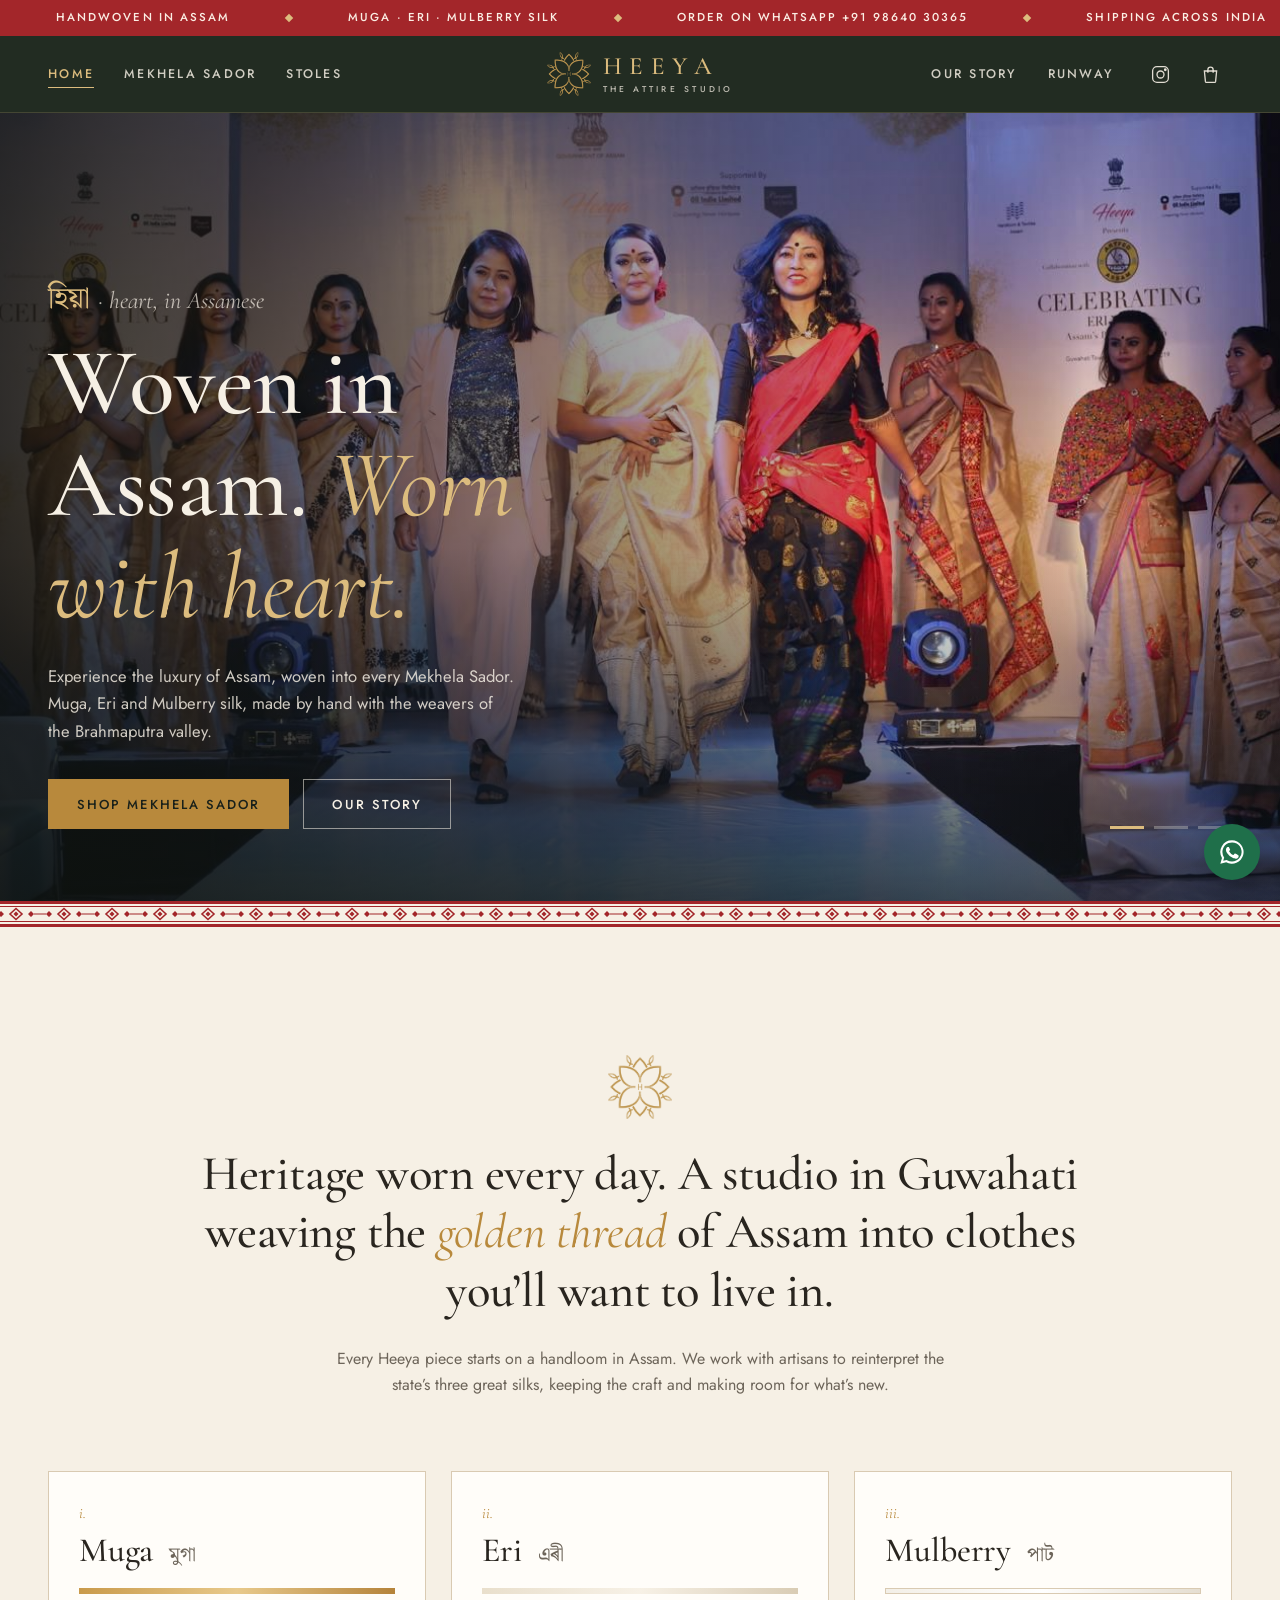
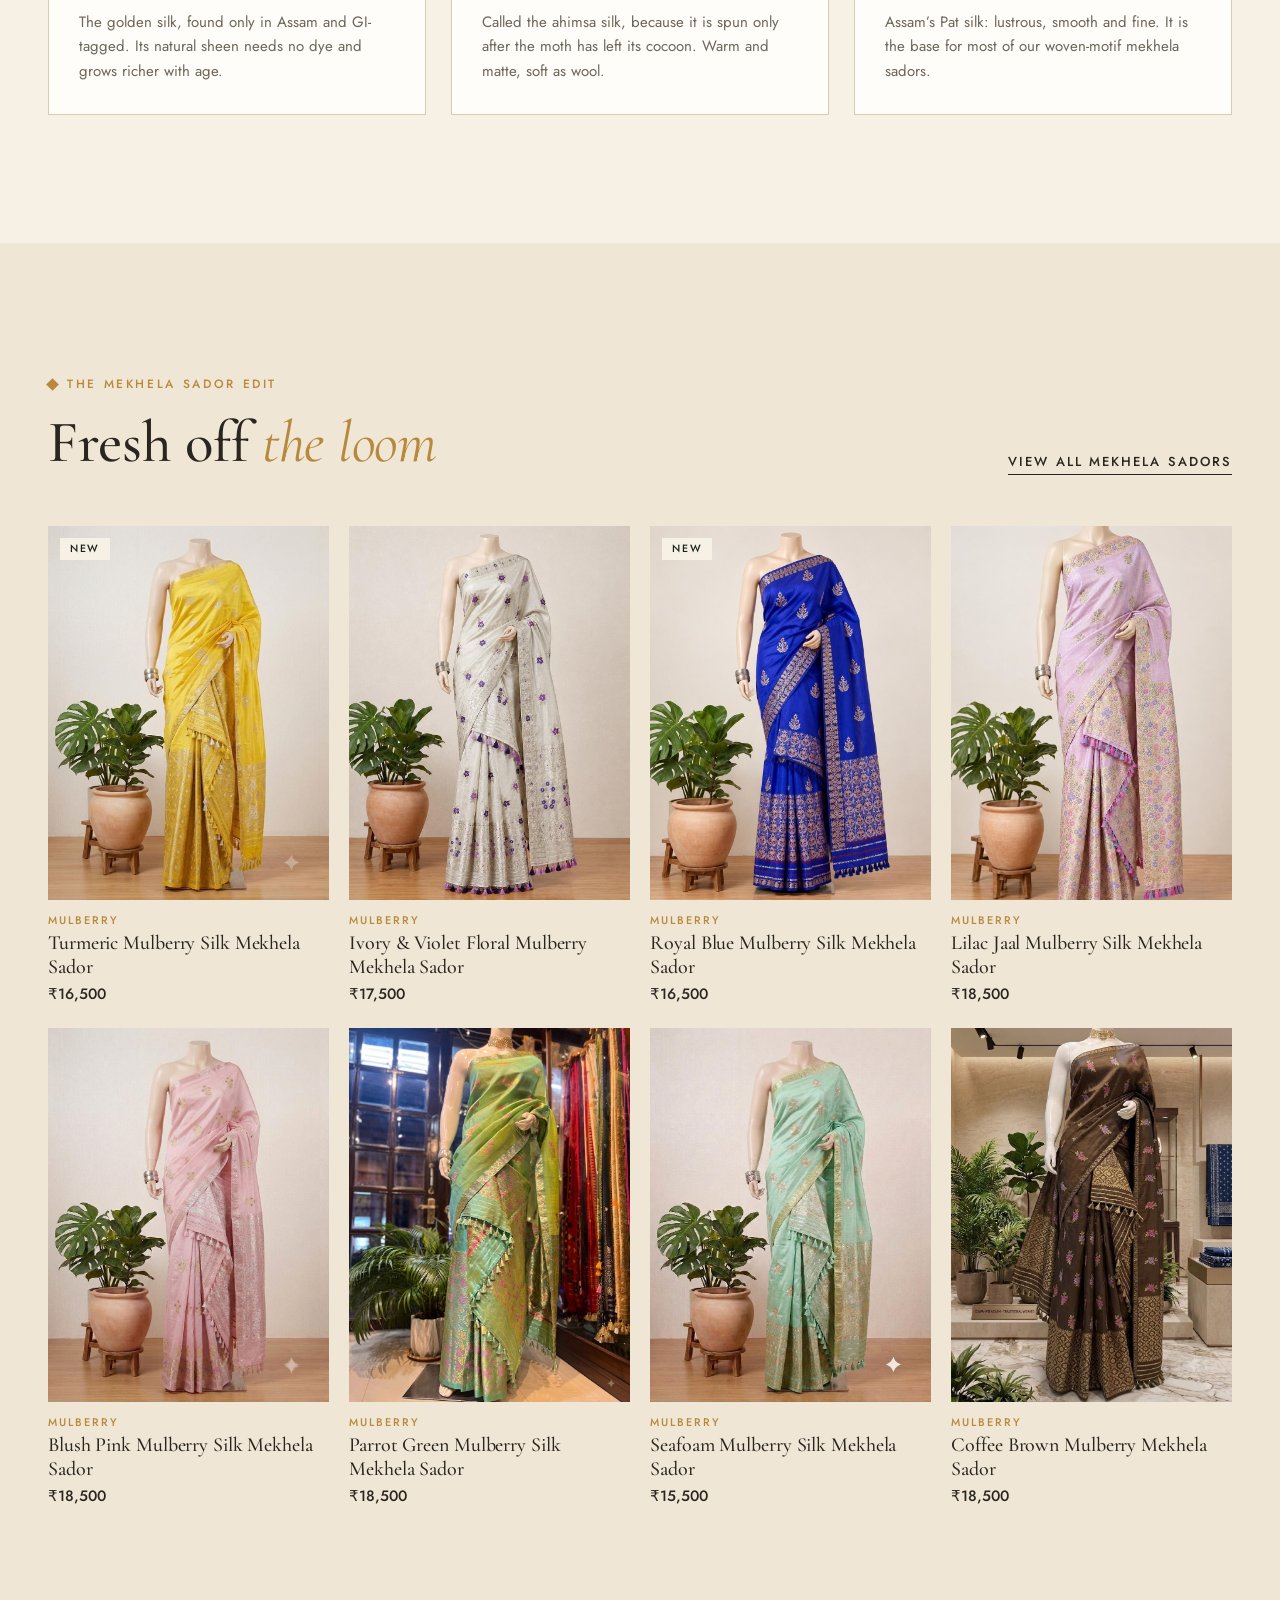
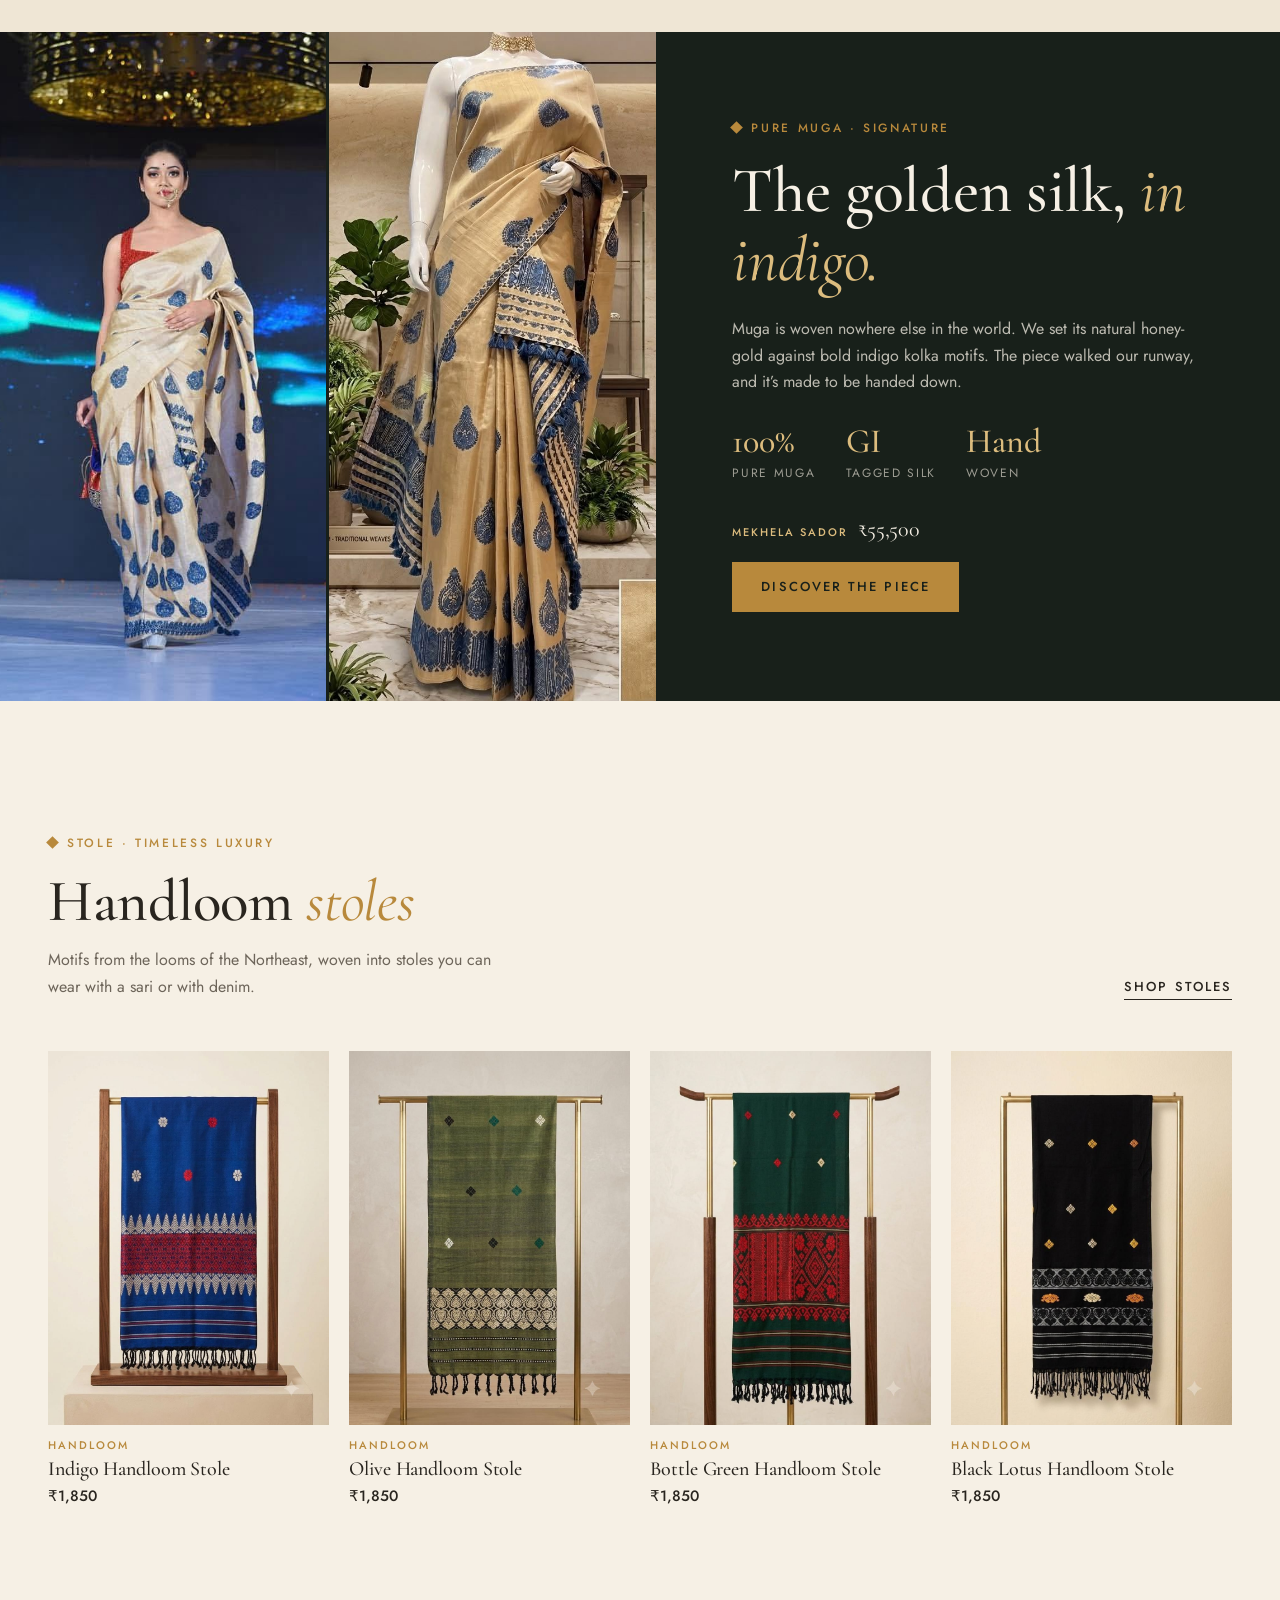
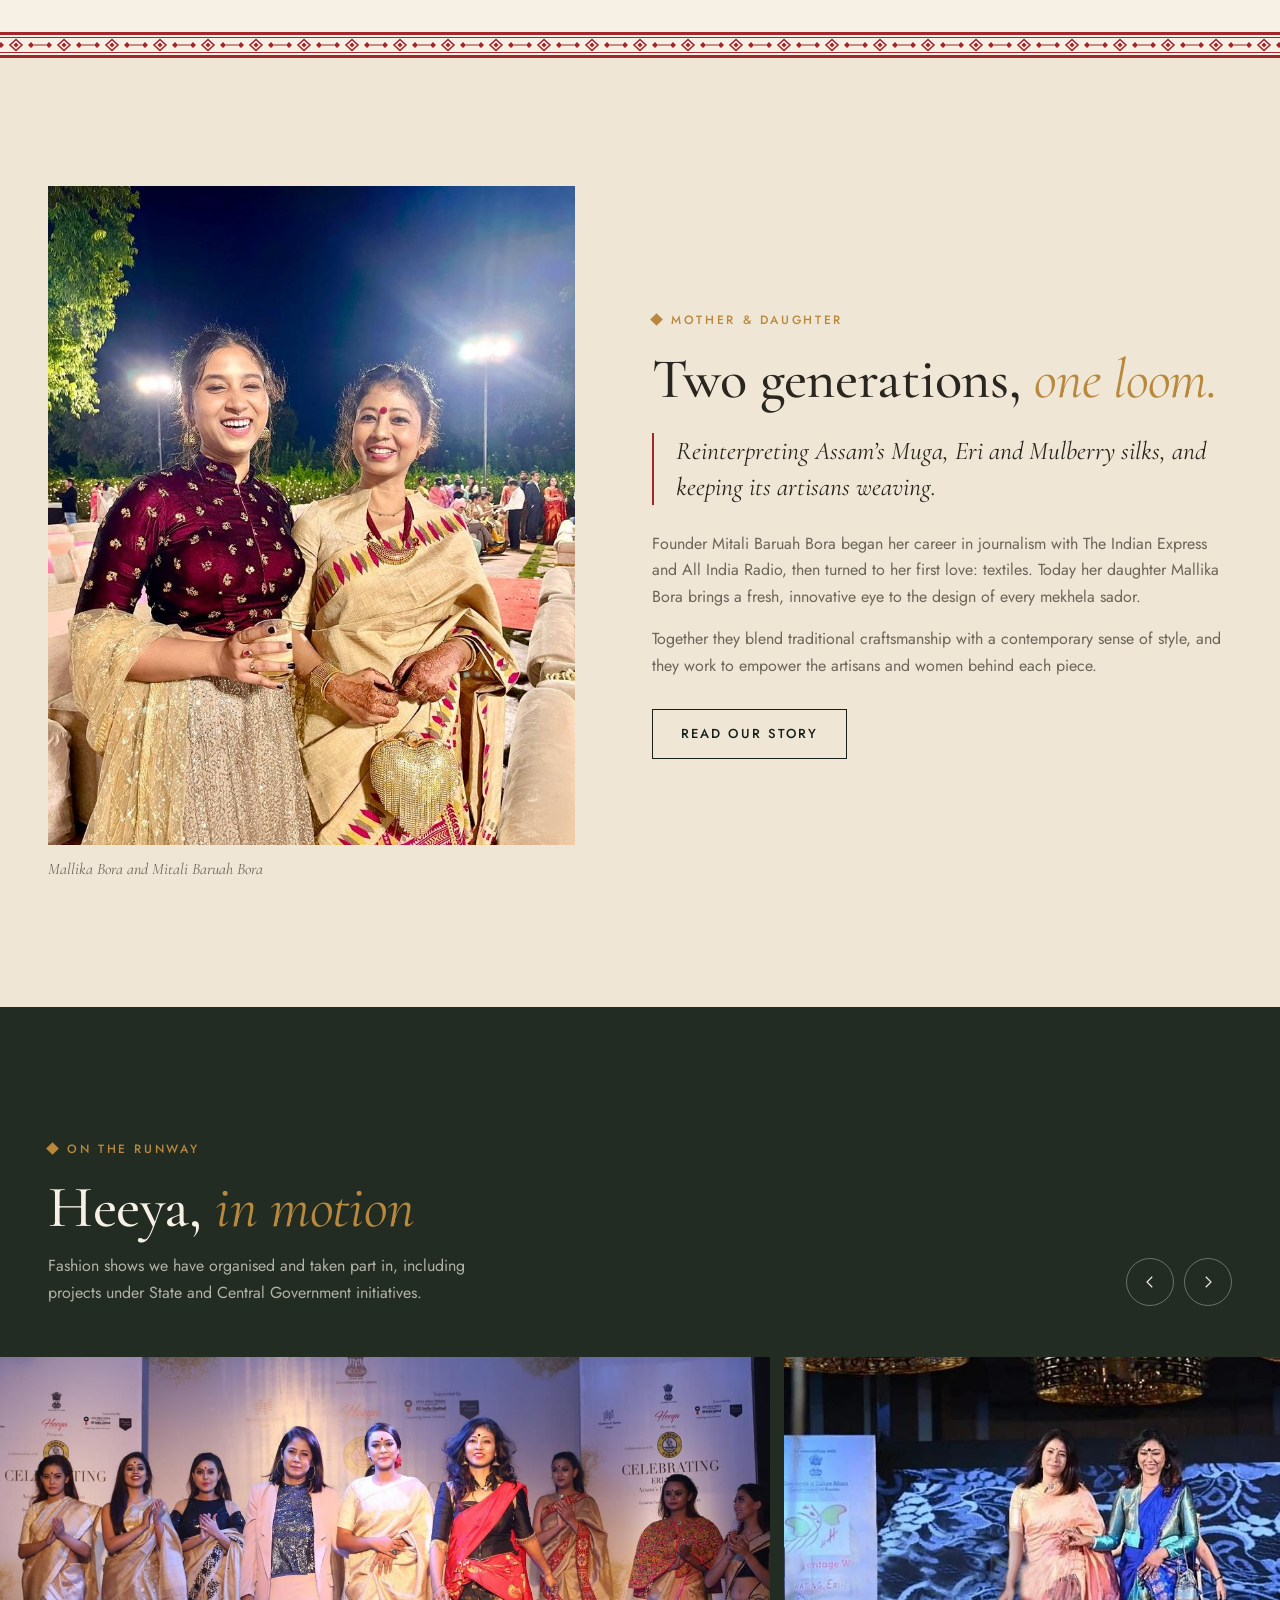
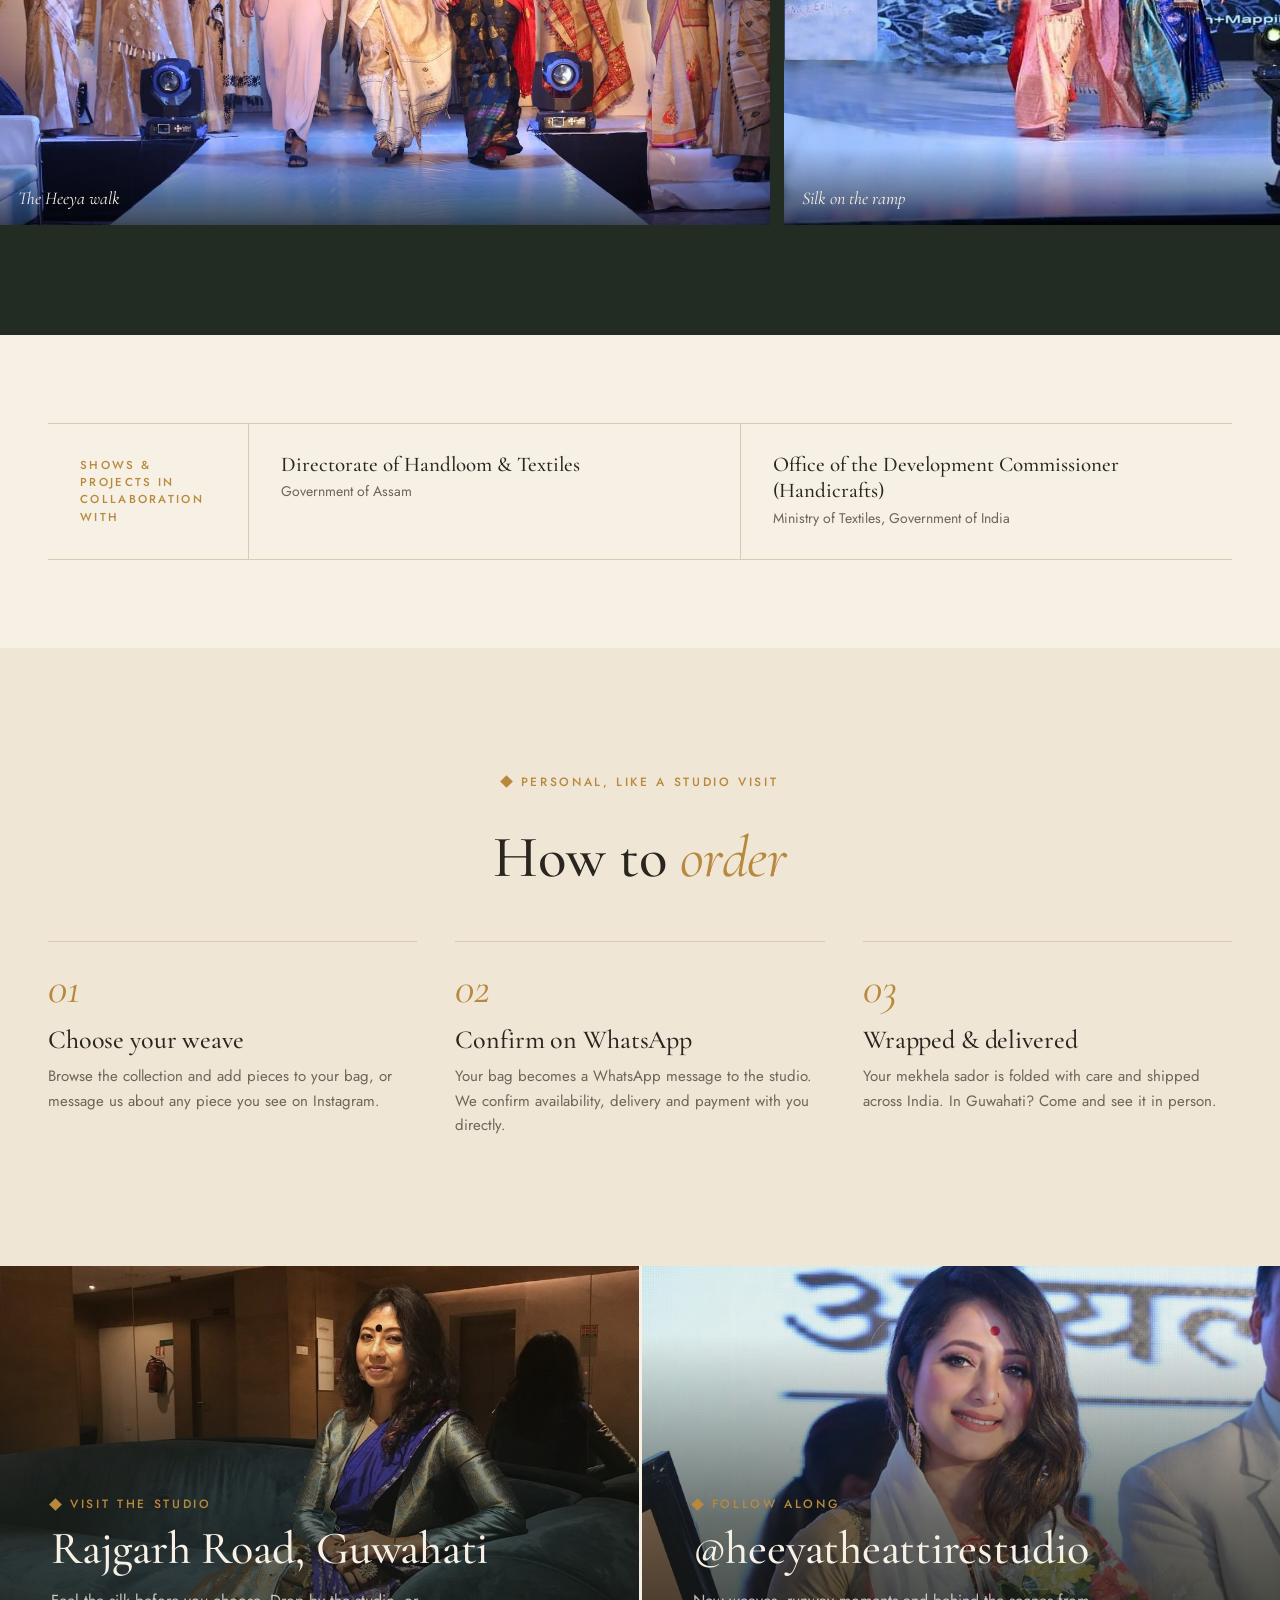
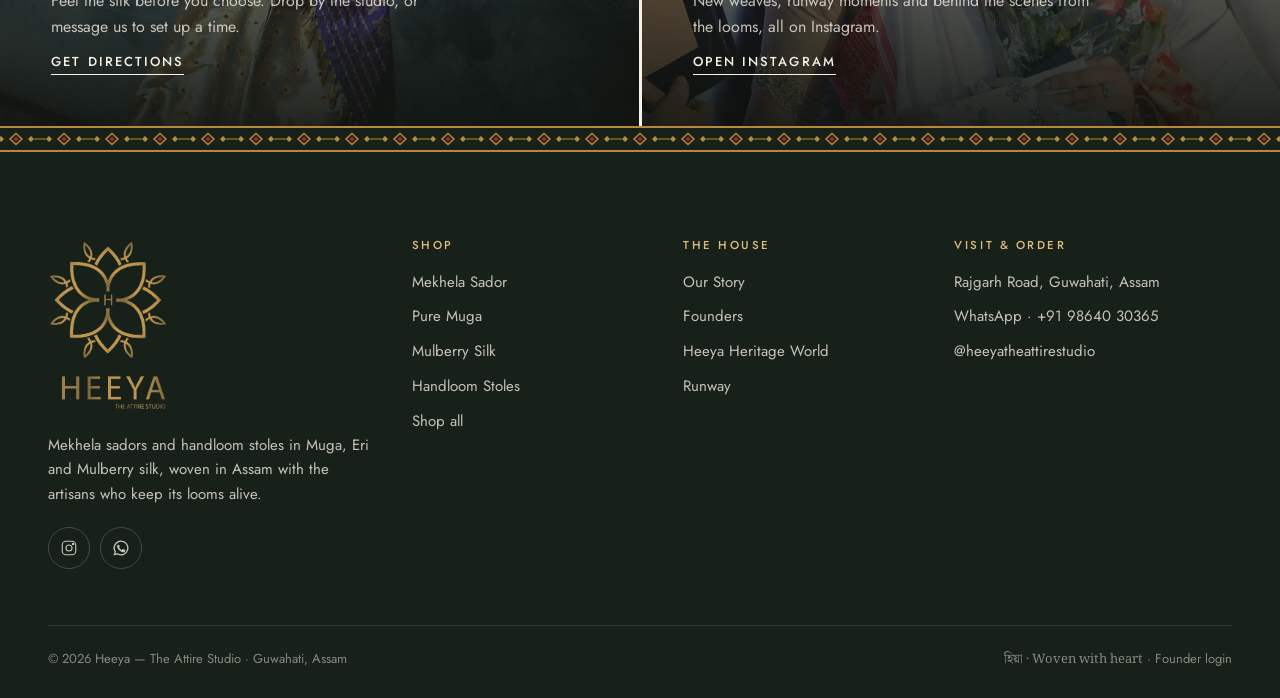
<file: index.html>
<!doctype html>
<html lang="en">
<head>
  <meta charset="utf-8">
  <meta name="viewport" content="width=device-width, initial-scale=1">
  <title>Heeya — The Attire Studio | Mekhela Sador in Muga &amp; Mulberry Silk, Assam</title>
  <meta name="description" content="Heeya — The Attire Studio, Guwahati. Hand-woven Mekhela Sadors in Muga, Eri and Mulberry silk, and handloom stoles from Assam. Founded by Mitali Baruah Bora.">
  <meta property="og:title" content="Heeya — The Attire Studio">
  <meta property="og:description" content="Experience the luxury of Assam, woven into every Mekhela Sador.">
  <meta property="og:image" content="img/show/runway-1.jpg">
  <meta name="theme-color" content="#222c22">
  <link rel="icon" href="img/brand/favicon.png">
  <link rel="preconnect" href="https://fonts.googleapis.com">
  <link rel="preconnect" href="https://fonts.gstatic.com" crossorigin>
  <link rel="stylesheet" href="https://fonts.googleapis.com/css2?family=Cormorant+Garamond:ital,wght@0,400;0,500;0,600;1,400;1,500&family=Jost:wght@400;500&family=Noto+Serif+Bengali:wght@400;500&display=swap">
  <link rel="stylesheet" href="css/style.css">
</head>
<body data-page="home">

<main>
  <!-- HERO -->
  <section class="hero" aria-label="Welcome">
    <div class="slides">
      <div class="slide on"><img src="img/show/runway-1.jpg" alt="Models walking the runway in Heeya mekhela sadors" style="object-position:60% 30%"></div>
      <div class="slide"><img src="img/show/runway-2.jpg" alt="Heeya silks on the ramp" style="object-position:55% 30%" loading="lazy"></div>
      <div class="slide"><img src="img/show/runway-5.jpg" alt="Curtain call at a Heeya show" style="object-position:60% 30%" loading="lazy"></div>
    </div>
    <div class="wrap content">
      <span class="as-word">হিয়া <span style="font-family:var(--serif);font-style:italic;font-size:.8em;color:rgba(246,240,229,.7)">· heart, in Assamese</span></span>
      <h1 data-text="heroTitle">Woven in Assam. <em>Worn with heart.</em></h1>
      <p class="lede" data-text="heroLede">Experience the luxury of Assam, woven into every Mekhela Sador. Muga, Eri and Mulberry silk, made by hand with the weavers of the Brahmaputra valley.</p>
      <div class="ctas">
        <a class="btn gold" href="shop.html#mekhela">Shop Mekhela Sador</a>
        <a class="btn ghost-light" href="story.html">Our story</a>
      </div>
    </div>
    <div class="dots" aria-label="Slides"></div>
  </section>
  <div class="gamosa" aria-hidden="true"></div>

  <!-- STATEMENT + THREE SILKS -->
  <section class="section">
    <div class="wrap">
      <div class="statement rv">
        <img class="mark" src="img/brand/mark-gold.png" alt="" width="64">
        <h2 data-text="introTitle">Heritage worn every day. A studio in Guwahati weaving the <em>golden thread</em> of Assam into clothes you’ll want to live in.</h2>
        <p data-text="introBody">Every Heeya piece starts on a handloom in Assam. We work with artisans to reinterpret the state’s three great silks, keeping the craft and making room for what’s new.</p>
      </div>
      <div class="silks">
        <article class="silk muga rv">
          <span class="num">i.</span>
          <h3>Muga <span class="as">মুগা</span></h3>
          <div class="swatch"></div>
          <p>The golden silk, found only in Assam and GI-tagged. Its natural sheen needs no dye and grows richer with age.</p>
        </article>
        <article class="silk eri rv">
          <span class="num">ii.</span>
          <h3>Eri <span class="as">এৰী</span></h3>
          <div class="swatch"></div>
          <p>Called the ahimsa silk, because it is spun only after the moth has left its cocoon. Warm and matte, soft as wool.</p>
        </article>
        <article class="silk pat rv">
          <span class="num">iii.</span>
          <h3>Mulberry <span class="as">পাট</span></h3>
          <div class="swatch"></div>
          <p>Assam’s Pat silk: lustrous, smooth and fine. It is the base for most of our woven-motif mekhela sadors.</p>
        </article>
      </div>
    </div>
  </section>

  <!-- NEW IN -->
  <section class="section paper">
    <div class="wrap">
      <div class="sec-head">
        <div>
          <span class="eyebrow">The Mekhela Sador edit</span>
          <h2>Fresh off <em>the loom</em></h2>
        </div>
        <a class="link" href="shop.html#mekhela">View all mekhela sadors</a>
      </div>
      <div class="grid" id="new-in"></div>
    </div>
  </section>

  <!-- MUGA FEATURE -->
  <section class="feature" aria-label="Pure Muga">
    <div class="pics">
      <img src="img/p/ms-muga-indigo-2.jpg" alt="Muga mekhela sador with indigo motifs on the runway" loading="lazy">
      <img src="img/p/ms-muga-indigo.jpg" alt="Muga mekhela sador with indigo kolka motifs" loading="lazy">
    </div>
    <div class="copy rv">
      <span class="eyebrow">Pure Muga · Signature</span>
      <h2>The golden silk, <em>in indigo.</em></h2>
      <p>Muga is woven nowhere else in the world. We set its natural honey-gold against bold indigo kolka motifs. The piece walked our runway, and it’s made to be handed down.</p>
      <div class="facts">
        <div><b>100%</b><span>Pure Muga</span></div>
        <div><b>GI</b><span>Tagged silk</span></div>
        <div><b>Hand</b><span>Woven</span></div>
      </div>
      <div class="price-line"><small>Mekhela Sador</small>₹55,500</div>
      <div><a class="btn gold" href="product.html#muga-indigo-kolka">Discover the piece</a></div>
    </div>
  </section>

  <!-- STOLES -->
  <section class="section">
    <div class="wrap">
      <div class="sec-head">
        <div>
          <span class="eyebrow">Stole · Timeless luxury</span>
          <h2>Handloom <em>stoles</em></h2>
          <p>Motifs from the looms of the Northeast, woven into stoles you can wear with a sari or with denim.</p>
        </div>
        <a class="link" href="shop.html#stole">Shop stoles</a>
      </div>
      <div class="grid" id="stoles"></div>
    </div>
  </section>

  <div class="gamosa" aria-hidden="true"></div>

  <!-- FOUNDERS -->
  <section class="section paper" id="founders">
    <div class="wrap founders">
      <figure class="pic rv" style="margin:0">
        <img src="img/brand/mallika-mitali.jpg" alt="Mallika Bora and Mitali Baruah Bora" loading="lazy" style="object-position:50% 30%">
        <span class="frame" aria-hidden="true"></span>
        <figcaption>Mallika Bora and Mitali Baruah Bora</figcaption>
      </figure>
      <div class="rv">
        <span class="eyebrow">Mother &amp; daughter</span>
        <h2 data-text="foundersTitle">Two generations, <em>one loom.</em></h2>
        <blockquote data-text="foundersQuote">Reinterpreting Assam’s Muga, Eri and Mulberry silks, and keeping its artisans weaving.</blockquote>
        <p data-text="foundersP1">Founder Mitali Baruah Bora began her career in journalism with The Indian Express and All India Radio, then turned to her first love: textiles. Today her daughter Mallika Bora brings a fresh, innovative eye to the design of every mekhela sador.</p>
        <p style="margin-bottom:30px" data-text="foundersP2">Together they blend traditional craftsmanship with a contemporary sense of style, and they work to empower the artisans and women behind each piece.</p>
        <a class="btn ghost" href="story.html">Read our story</a>
      </div>
    </div>
  </section>

  <!-- RUNWAY -->
  <section class="section dark" id="runway" style="padding-bottom:clamp(56px,7vw,96px)">
    <div class="wrap">
      <div class="sec-head">
        <div>
          <span class="eyebrow">On the runway</span>
          <h2>Heeya, <em>in motion</em></h2>
          <p class="muted">Fashion shows we have organised and taken part in, including projects under State and Central Government initiatives.</p>
        </div>
        <div class="rail-ctl">
          <button type="button" data-rail="prev" aria-label="Previous photos"></button>
          <button type="button" data-rail="next" aria-label="Next photos"></button>
        </div>
      </div>
    </div>
    <div class="rail" tabindex="0" aria-label="Runway photographs"></div>
  </section>

  <!-- COLLABORATIONS -->
  <section class="section tight">
    <div class="wrap">
      <div class="collab rv">
        <div class="lbl">Shows &amp; projects in collaboration with</div>
        <div><b>Directorate of Handloom &amp; Textiles</b><span>Government of Assam</span></div>
        <div><b>Office of the Development Commissioner (Handicrafts)</b><span>Ministry of Textiles, Government of India</span></div>
      </div>
    </div>
  </section>

  <!-- HOW TO ORDER -->
  <section class="section paper">
    <div class="wrap">
      <div class="sec-head center">
        <span class="eyebrow">Personal, like a studio visit</span>
        <h2>How to <em>order</em></h2>
      </div>
      <div class="steps">
        <div class="step rv"><h3>Choose your weave</h3><p>Browse the collection and add pieces to your bag, or message us about any piece you see on Instagram.</p></div>
        <div class="step rv"><h3>Confirm on WhatsApp</h3><p>Your bag becomes a WhatsApp message to the studio. We confirm availability, delivery and payment with you directly.</p></div>
        <div class="step rv"><h3>Wrapped &amp; delivered</h3><p>Your mekhela sador is folded with care and shipped across India. In Guwahati? Come and see it in person.</p></div>
      </div>
    </div>
  </section>

  <!-- VISIT / INSTAGRAM -->
  <section class="split2" aria-label="Visit and follow">
    <a class="panel-cta" href="https://www.google.com/maps/search/?api=1&amp;query=Heeya+The+Attire+Studio+Rajgarh+Road+Guwahati" data-href="maps" target="_blank" rel="noopener">
      <img src="img/brand/mitali.jpg" alt="Mitali Baruah Bora in a Heeya mekhela sador" loading="lazy" style="object-position:60% 55%">
      <div class="in">
        <span class="eyebrow">Visit the studio</span>
        <h3>Rajgarh Road, Guwahati</h3>
        <p>Feel the silk before you choose. Drop by the studio, or message us to set up a time.</p>
        <span class="link" style="justify-self:start">Get directions</span>
      </div>
    </a>
    <a class="panel-cta" href="https://www.instagram.com/heeyatheattirestudio/" target="_blank" rel="noopener">
      <img src="img/show/runway-4.jpg" alt="A Heeya mekhela sador at an award ceremony" loading="lazy" style="object-position:50% 25%">
      <div class="in">
        <span class="eyebrow">Follow along</span>
        <h3>@heeyatheattirestudio</h3>
        <p>New weaves, runway moments and behind the scenes from the looms, all on Instagram.</p>
        <span class="link" style="justify-self:start">Open Instagram</span>
      </div>
    </a>
  </section>
</main>

<script src="js/data.js"></script>
<script src="js/app.js"></script>
<script>
  document.querySelector('[data-href="maps"]').href = STUDIO.maps;
  document.querySelector('[data-rail="prev"]').innerHTML = ICON.arrowL;
  document.querySelector('[data-rail="next"]').innerHTML = ICON.arrowR;
</script>
</body>
</html>
</file>
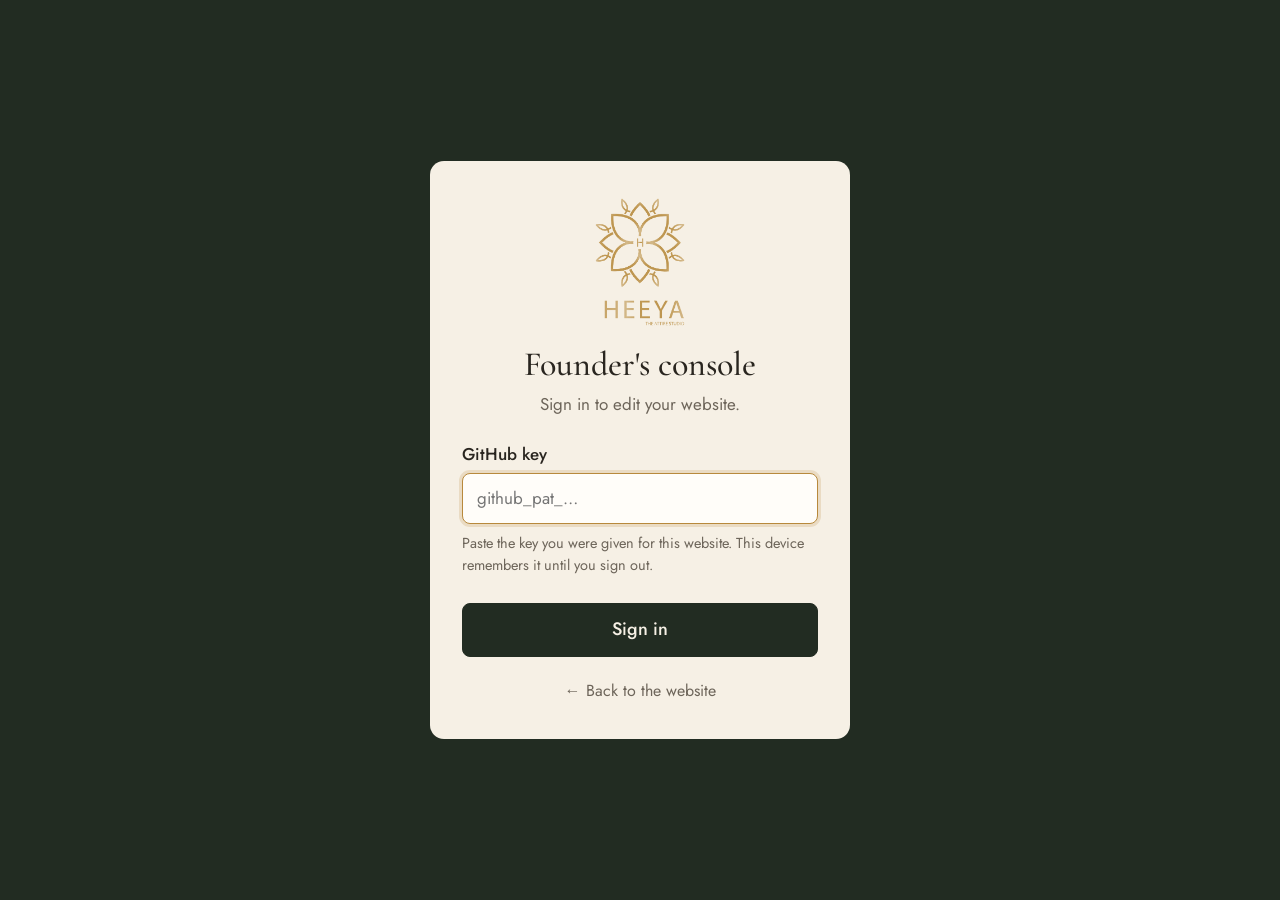
<file: admin/index.html>
<!doctype html>
<html lang="en">
<head>
  <meta charset="utf-8">
  <base href="/">
  <meta name="viewport" content="width=device-width, initial-scale=1">
  <meta name="robots" content="noindex, nofollow">
  <title>Founder's Console — Heeya</title>
  <link rel="icon" href="img/brand/favicon.png">
  <link rel="preconnect" href="https://fonts.googleapis.com">
  <link rel="preconnect" href="https://fonts.gstatic.com" crossorigin>
  <link rel="stylesheet" href="https://fonts.googleapis.com/css2?family=Cormorant+Garamond:wght@500&family=Jost:wght@400;500&display=swap">
  <link rel="stylesheet" href="css/founder.css">
</head>
<body>

<!-- SIGN IN -->
<main class="signin" id="signin" hidden>
  <form class="signin-card" id="signin-form" novalidate>
    <img src="img/brand/logo-gold.png" alt="Heeya — The Attire Studio" width="92">
    <h1>Founder's console</h1>
    <p class="muted">Sign in to edit your website.</p>
    <div class="fields" data-only="password">
      <label for="email">Email</label>
      <input id="email" name="email" type="email" autocomplete="username" required>
      <label for="password">Password</label>
      <input id="password" name="password" type="password" autocomplete="current-password" required>
    </div>
    <div class="fields" data-only="github" hidden>
      <label for="gh-key">GitHub key</label>
      <input id="gh-key" name="gh-key" type="password" autocomplete="off" spellcheck="false" placeholder="github_pat_…">
      <p class="hint">Paste the key you were given for this website. This device remembers it until you sign out.</p>
    </div>
    <p class="error" id="signin-error" role="alert"></p>
    <button class="btn primary big" type="submit">Sign in</button>
    <button class="back" type="button" id="forgot-link" data-only="password">Forgot password?</button>
    <a class="back" href="index.html">← Back to the website</a>
  </form>

  <!-- forgot password: ask for a reset link -->
  <form class="signin-card" id="forgot-form" hidden novalidate>
    <h1>Forgot password</h1>
    <p class="muted">Enter your email and we’ll send you a link to choose a new password.</p>
    <label for="forgot-email">Email</label>
    <input id="forgot-email" type="email" autocomplete="username" required>
    <p class="error" id="forgot-error" role="alert"></p>
    <p class="notice" id="forgot-done" role="status" hidden>If that is the founder’s email, a reset link is on its way. It works for 30 minutes. Check the spam folder too.</p>
    <button class="btn primary big" type="submit">Send reset link</button>
    <button class="back" type="button" data-to-signin>← Back to sign in</button>
  </form>

  <!-- opened from the emailed link -->
  <form class="signin-card" id="reset-form" hidden novalidate>
    <h1>New password</h1>
    <p class="muted">Choose a new password for the founder’s console.</p>
    <label for="reset-new">New password</label>
    <input id="reset-new" type="password" autocomplete="new-password" required>
    <label for="reset-again">Type it again</label>
    <input id="reset-again" type="password" autocomplete="new-password" required>
    <p class="error" id="reset-error" role="alert"></p>
    <button class="btn primary big" type="submit">Save new password</button>
    <button class="back" type="button" data-to-signin>← Back to sign in</button>
  </form>
</main>

<!-- CONSOLE -->
<div id="console" hidden>
  <header class="top">
    <div class="top-in">
      <a class="brand" href="index.html" target="_blank" rel="noopener"><img src="img/brand/mark-gold.png" alt="" width="34"><span>Heeya <small>Founder's console</small></span></a>
      <div class="top-actions">
        <a class="btn light" href="index.html" target="_blank" rel="noopener">View website</a>
        <button class="btn light" type="button" id="signout">Sign out</button>
      </div>
    </div>
    <nav class="tabs" aria-label="Sections">
      <button type="button" data-tab="products" aria-selected="true">Products</button>
      <button type="button" data-tab="text" aria-selected="false">Website text</button>
      <button type="button" data-tab="contact" aria-selected="false">Contact details</button>
      <button type="button" data-tab="settings" aria-selected="false">Settings</button>
    </nav>
  </header>

  <main class="page">
    <!-- products: list -->
    <section id="tab-products">
      <div id="product-list-view">
        <div class="row-head">
          <div><h2>Your products</h2><p class="muted" id="product-count"></p></div>
          <button class="btn primary" type="button" id="add-product">+ Add a product</button>
        </div>
        <ul class="plist" id="plist"></ul>
      </div>

      <!-- products: editor -->
      <form id="product-form" hidden novalidate>
        <button class="back" type="button" id="cancel-top">← Back to all products</button>
        <h2 id="form-title">Edit product</h2>

        <div class="field">
          <label>Photos</label>
          <p class="hint">The first photo is the main one. Add up to 8.</p>
          <div class="photos" id="photos"></div>
          <input type="file" id="photo-input" accept="image/*" multiple hidden>
        </div>
        <div class="field"><label for="p-name">Name</label><input id="p-name" maxlength="120" placeholder="e.g. Royal Blue Mulberry Silk Mekhela Sador"></div>
        <div class="grid2">
          <div class="field"><label for="p-price">Price (₹)</label><input id="p-price" inputmode="numeric" placeholder="e.g. 18500"><p class="hint">Leave empty to show “Price on request”.</p></div>
          <div class="field"><label for="p-tag">Small label on the photo (optional)</label><input id="p-tag" maxlength="30" placeholder="e.g. New"></div>
        </div>
        <div class="grid2">
          <div class="field"><label for="p-cat">Type</label><select id="p-cat"></select>
            <button class="add-link" type="button" data-add-choice="cat">+ Add a new type</button>
            <button class="add-link delete" type="button" data-delete-choice="cat">Delete this type</button>
            <div class="addrow" id="addrow-cat" hidden>
              <input id="new-cat" maxlength="40" placeholder="e.g. Muffler" aria-label="New type name">
              <button class="btn primary" type="button" data-save-choice="cat">Add type</button>
              <button class="btn" type="button" data-cancel-choice="cat">Cancel</button>
            </div></div>
          <div class="field"><label for="p-silk">Fabric</label><select id="p-silk"></select>
            <button class="add-link" type="button" data-add-choice="silk">+ Add a new fabric</button>
            <button class="add-link delete" type="button" data-delete-choice="silk">Delete this fabric</button>
            <div class="addrow" id="addrow-silk" hidden>
              <input id="new-silk" maxlength="40" placeholder="e.g. Linen" aria-label="New fabric name">
              <input id="new-silk-desc" maxlength="300" placeholder="A line about this fabric (optional)" aria-label="About this fabric">
              <button class="btn primary" type="button" data-save-choice="silk">Add fabric</button>
              <button class="btn" type="button" data-cancel-choice="silk">Cancel</button>
            </div></div>
        </div>
        <div class="field"><label for="p-colour">Colours</label><input id="p-colour" maxlength="120" placeholder="e.g. Royal blue, antique gold"></div>
        <div class="field"><label for="p-desc">Description</label><textarea id="p-desc" rows="5" maxlength="1500" placeholder="A few lines about this piece."></textarea></div>
        <label class="check"><input type="checkbox" id="p-hidden"> Hide this product from the website for now</label>

        <p class="error" id="form-error" role="alert"></p>
        <div class="actions">
          <button class="btn primary big" type="submit" id="save-product">Save product</button>
          <button class="btn" type="button" id="cancel">Cancel</button>
          <button class="btn danger" type="button" id="delete-product">Delete product</button>
        </div>
      </form>
    </section>

    <!-- website text -->
    <section id="tab-text" hidden>
      <form id="text-form" novalidate>
        <div class="row-head"><div><h2>Website text</h2><p class="muted">Tip: put *stars* around words to show them in gold italics.</p></div></div>
        <div id="text-fields"></div>
        <p class="error" id="text-error" role="alert"></p>
        <div class="actions sticky"><button class="btn primary big" type="submit">Save text</button></div>
      </form>
    </section>

    <!-- contact -->
    <section id="tab-contact" hidden>
      <form id="contact-form" novalidate>
        <div class="row-head"><div><h2>Contact details</h2><p class="muted">Orders from the website are sent to this WhatsApp number.</p></div></div>
        <div class="field"><label for="c-whatsapp">WhatsApp number, with country code</label><input id="c-whatsapp" inputmode="tel" placeholder="e.g. 919864030365"><p class="hint">Digits only. For India, start with 91.</p></div>
        <div class="field"><label for="c-whatsappDisplay">WhatsApp number as shown on the website</label><input id="c-whatsappDisplay" placeholder="e.g. +91 98640 30365"></div>
        <div class="field"><label for="c-instagram">Instagram link</label><input id="c-instagram" inputmode="url" placeholder="https://www.instagram.com/…"></div>
        <div class="field"><label for="c-instagramHandle">Instagram name</label><input id="c-instagramHandle" placeholder="@heeyatheattirestudio"></div>
        <div class="field"><label for="c-address">Studio address</label><input id="c-address"></div>
        <div class="field"><label for="c-maps">Google Maps link</label><input id="c-maps" inputmode="url"></div>
        <p class="error" id="contact-error" role="alert"></p>
        <div class="actions"><button class="btn primary big" type="submit">Save contact details</button></div>
      </form>
    </section>
    <!-- settings -->
    <section id="tab-settings" hidden>
      <form id="password-form" class="narrow" data-only="password" novalidate>
        <div class="row-head"><div><h2>Change password</h2><p class="muted" id="signed-in-as"></p></div></div>
        <input type="text" id="pw-user" autocomplete="username" hidden>
        <div class="field"><label for="pw-current">Current password</label><input id="pw-current" type="password" autocomplete="current-password"></div>
        <div class="field"><label for="pw-new">New password</label><input id="pw-new" type="password" autocomplete="new-password"><p class="hint">At least 7 characters. Longer is safer.</p></div>
        <div class="field"><label for="pw-again">Type the new password again</label><input id="pw-again" type="password" autocomplete="new-password"></div>
        <p class="error" id="password-error" role="alert"></p>
        <div class="actions"><button class="btn primary big" type="submit">Change password</button></div>
      </form>
      <div class="narrow keyinfo" data-only="github" hidden>
        <div class="row-head"><div><h2>Sign-in key</h2><p class="muted" id="key-info"></p></div></div>
        <p>This device stays signed in with your GitHub key until you press <b>Sign out</b>.</p>
        <p>To change the key: create a new one on GitHub, sign out here, and sign in with the new key. Then delete the old key on GitHub.</p>
        <p class="hint">Lost a phone or laptop? Delete its key on GitHub (Settings → Developer settings → Personal access tokens). That device then can’t change the website any more.</p>
      </div>
    </section>
  </main>
</div>

<div class="toast" id="toast" role="status" aria-live="polite"></div>
<script src="admin/config.js"></script>
<script src="js/admin-github.js"></script>
<script src="js/founder.js"></script>
</body>
</html>
</file>
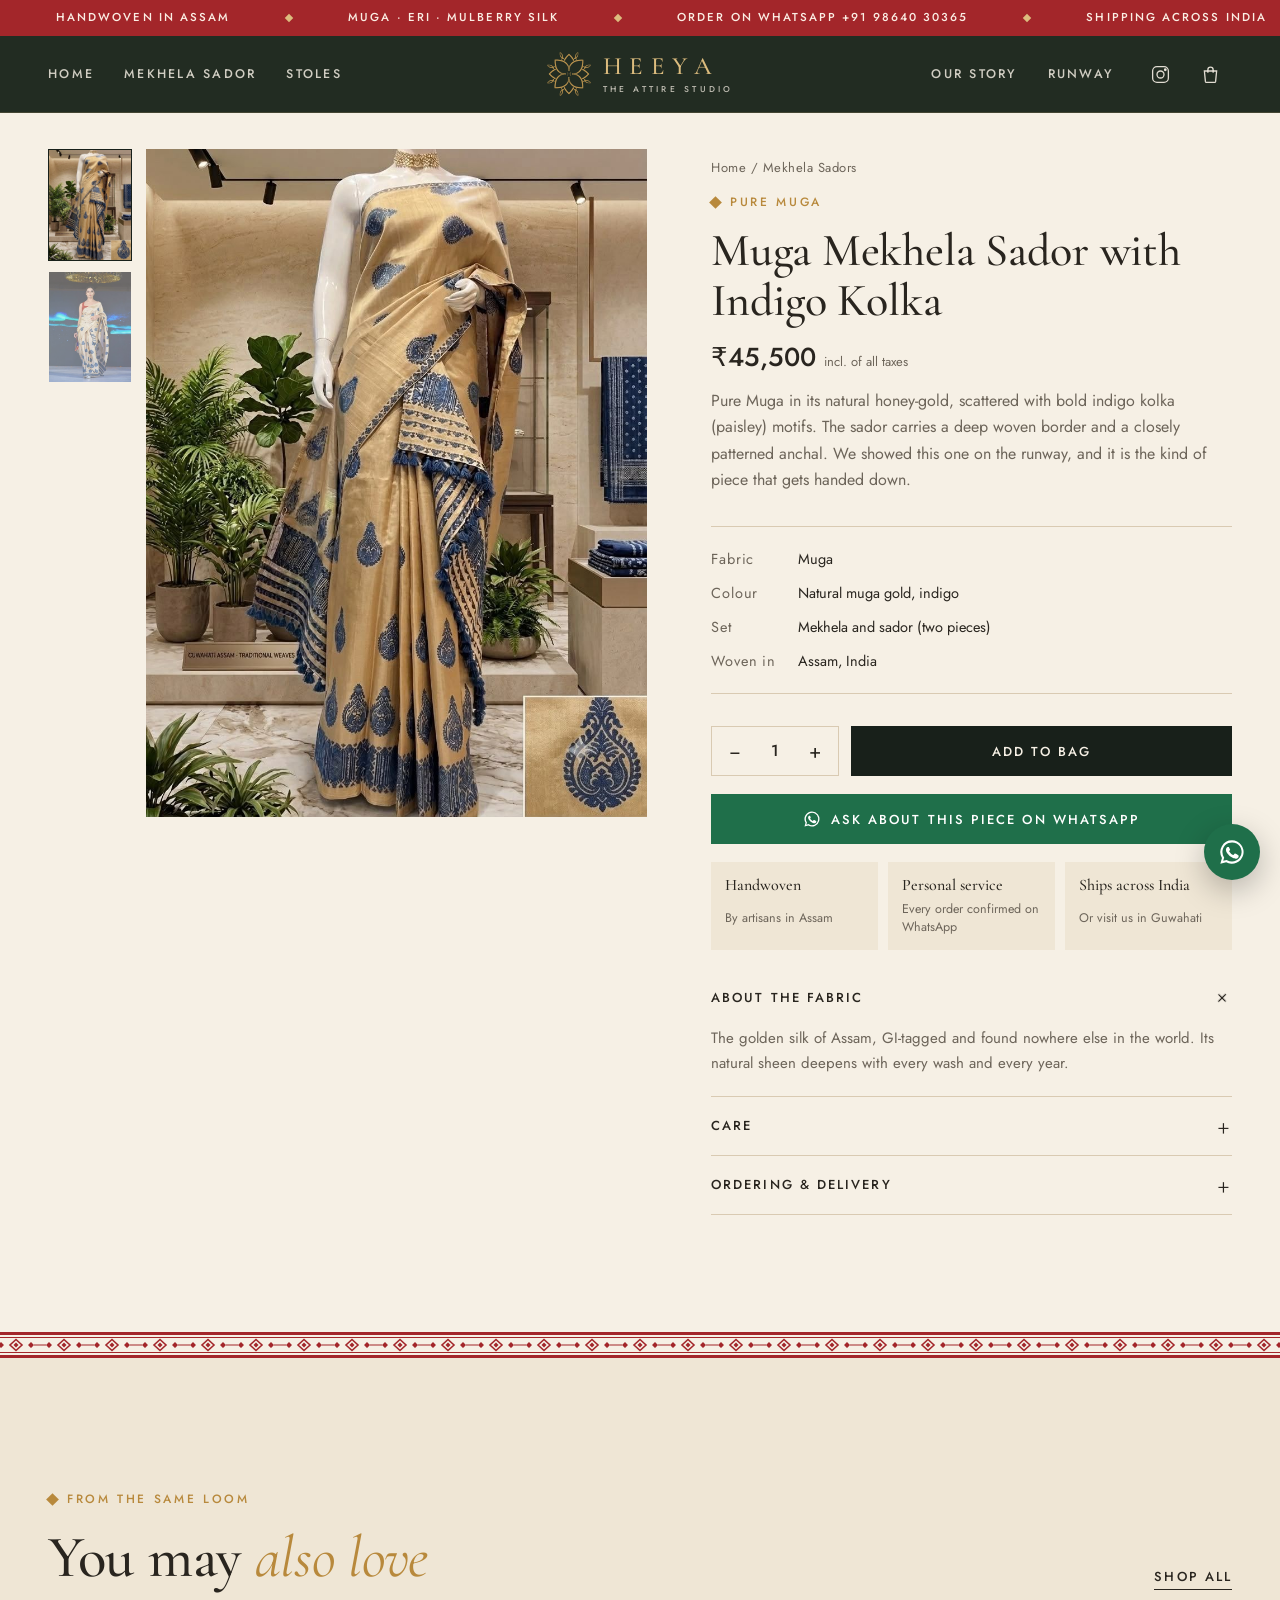
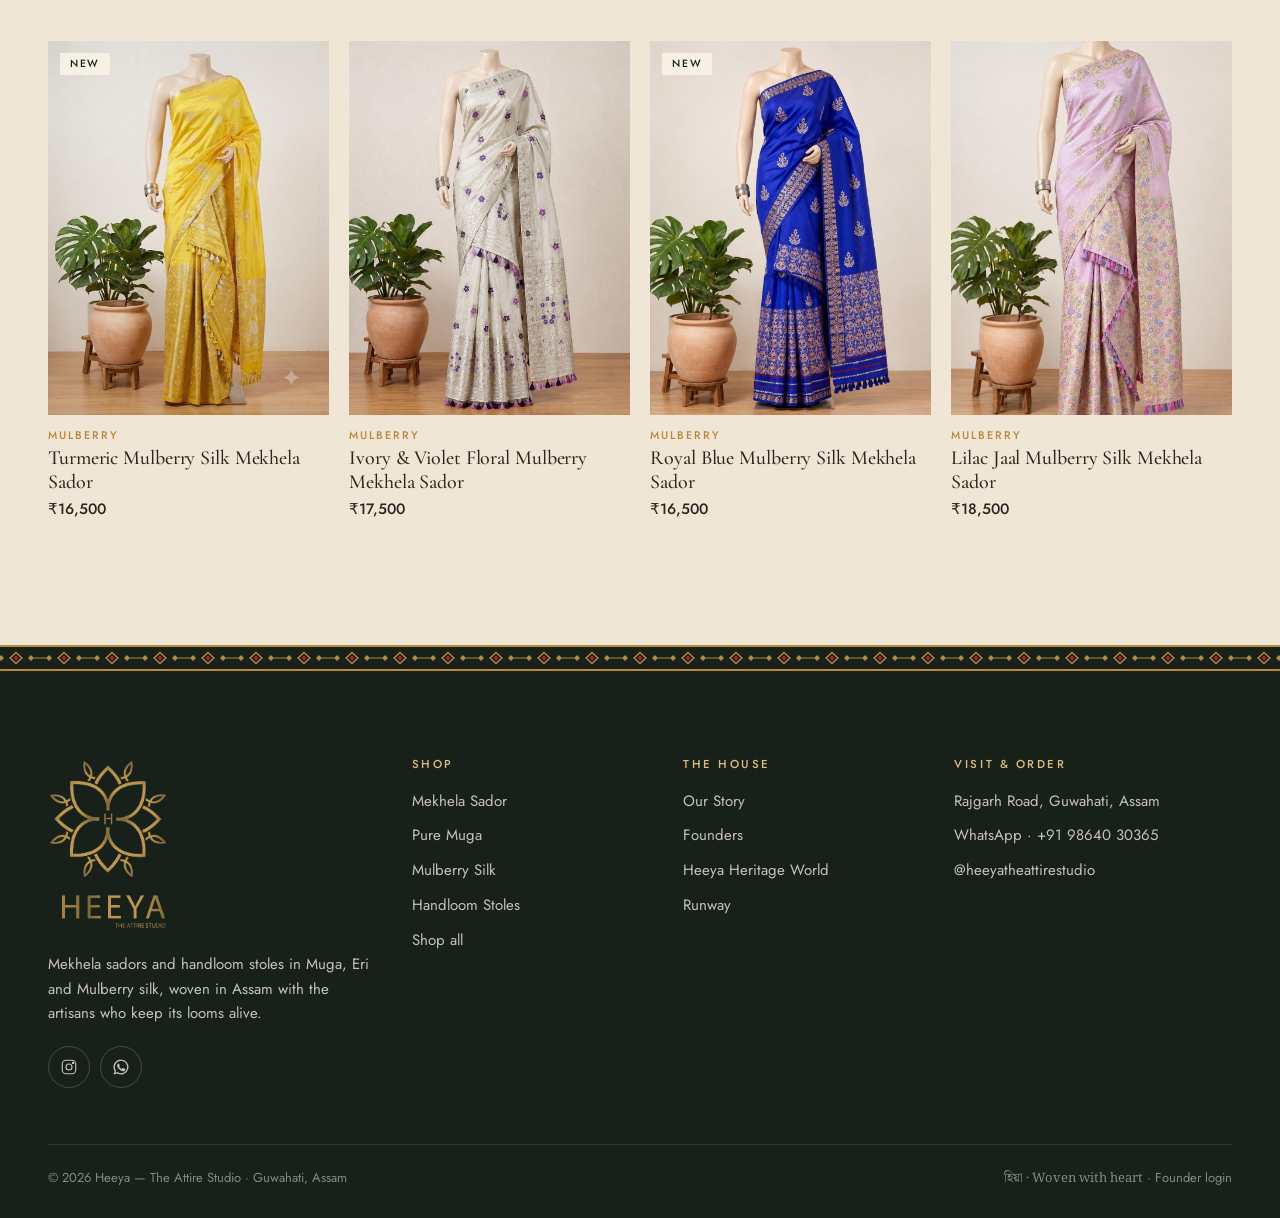
<file: product.html>
<!doctype html>
<html lang="en">
<head>
  <meta charset="utf-8">
  <meta name="viewport" content="width=device-width, initial-scale=1">
  <title>Heeya — The Attire Studio</title>
  <meta name="description" content="Hand-woven in Assam by Heeya — The Attire Studio, Guwahati.">
  <meta name="theme-color" content="#222c22">
  <link rel="icon" href="img/brand/favicon.png">
  <link rel="preconnect" href="https://fonts.googleapis.com">
  <link rel="preconnect" href="https://fonts.gstatic.com" crossorigin>
  <link rel="stylesheet" href="https://fonts.googleapis.com/css2?family=Cormorant+Garamond:ital,wght@0,400;0,500;0,600;1,400;1,500&family=Jost:wght@400;500&family=Noto+Serif+Bengali:wght@400;500&display=swap">
  <link rel="stylesheet" href="css/style.css">
</head>
<body data-page="product">

<main>
  <div class="wrap pdp" id="pdp"></div>

  <div class="gamosa" aria-hidden="true" style="margin-top:clamp(40px,6vw,80px)"></div>
  <section class="section paper">
    <div class="wrap">
      <div class="sec-head">
        <div>
          <span class="eyebrow">From the same loom</span>
          <h2>You may <em>also love</em></h2>
        </div>
        <a class="link" href="shop.html">Shop all</a>
      </div>
      <div class="grid" id="related"></div>
    </div>
  </section>
</main>

<script src="js/data.js"></script>
<script src="js/app.js"></script>
</body>
</html>
</file>
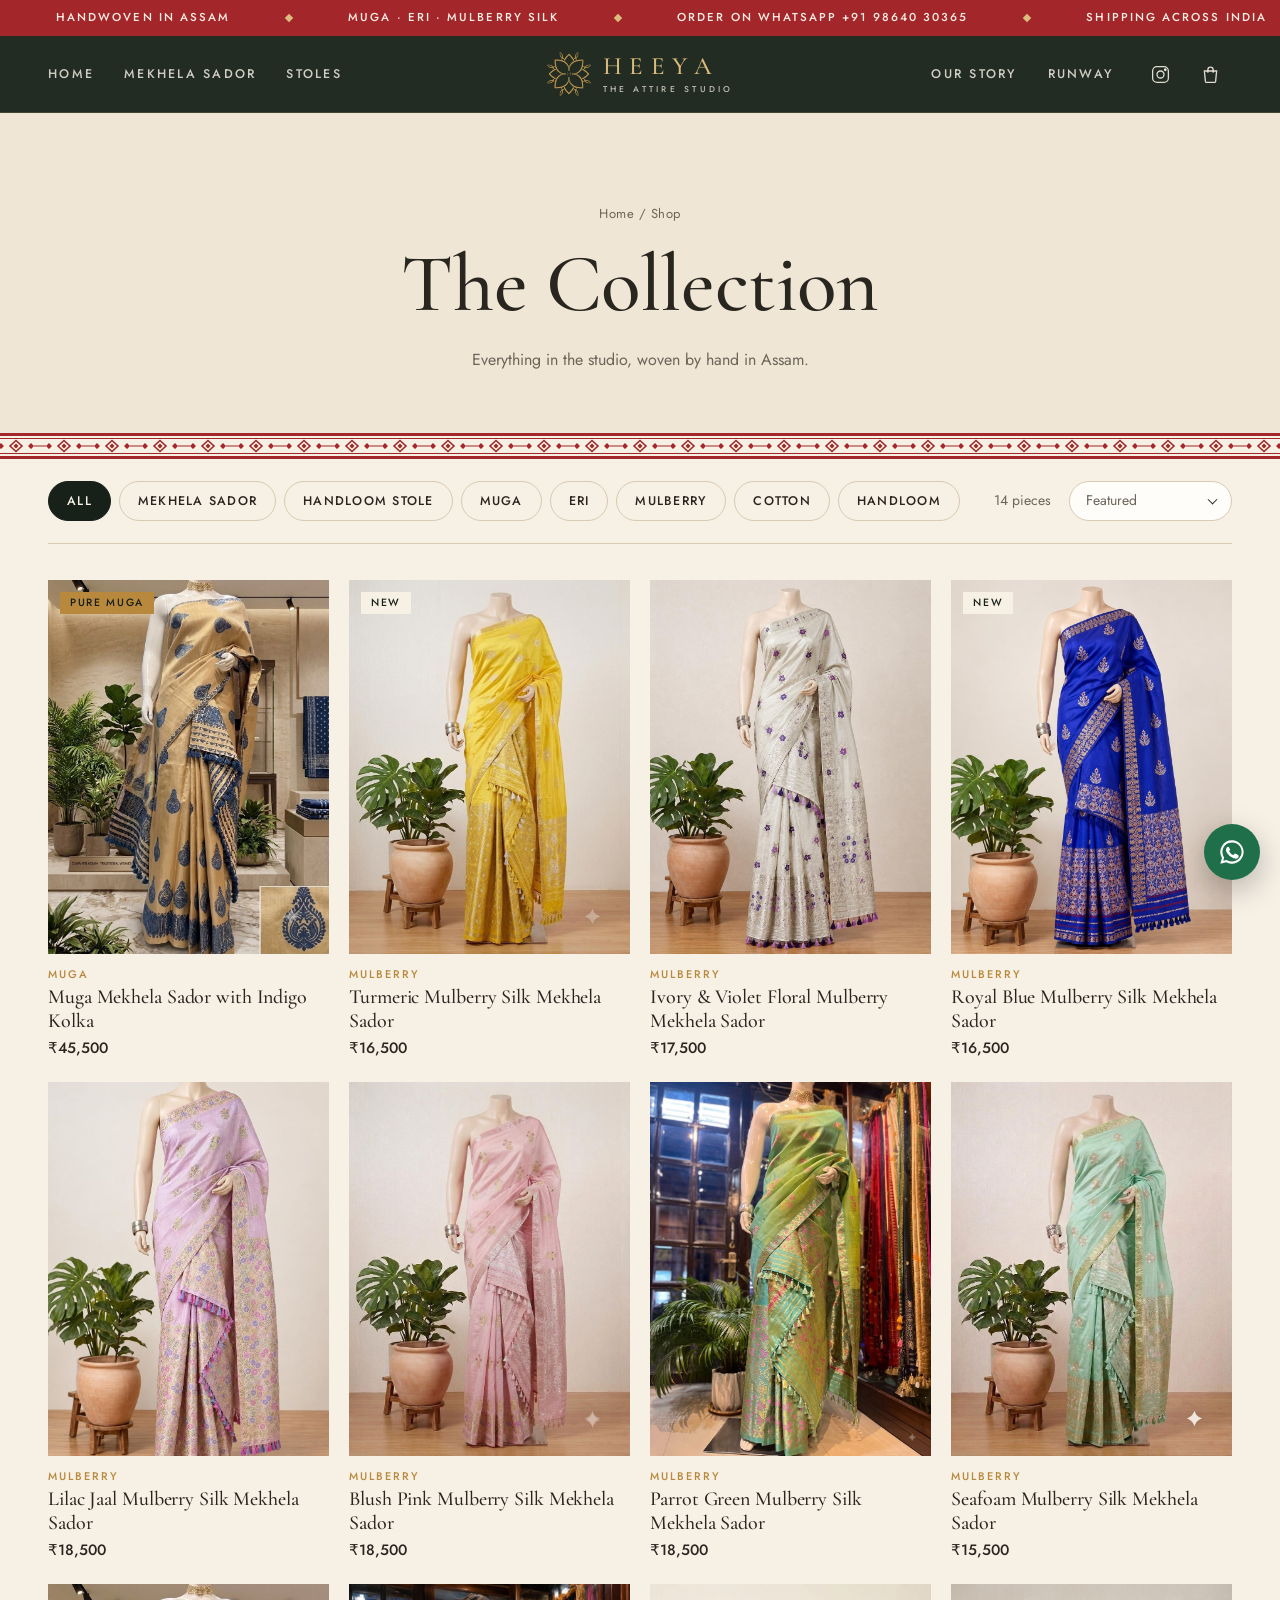
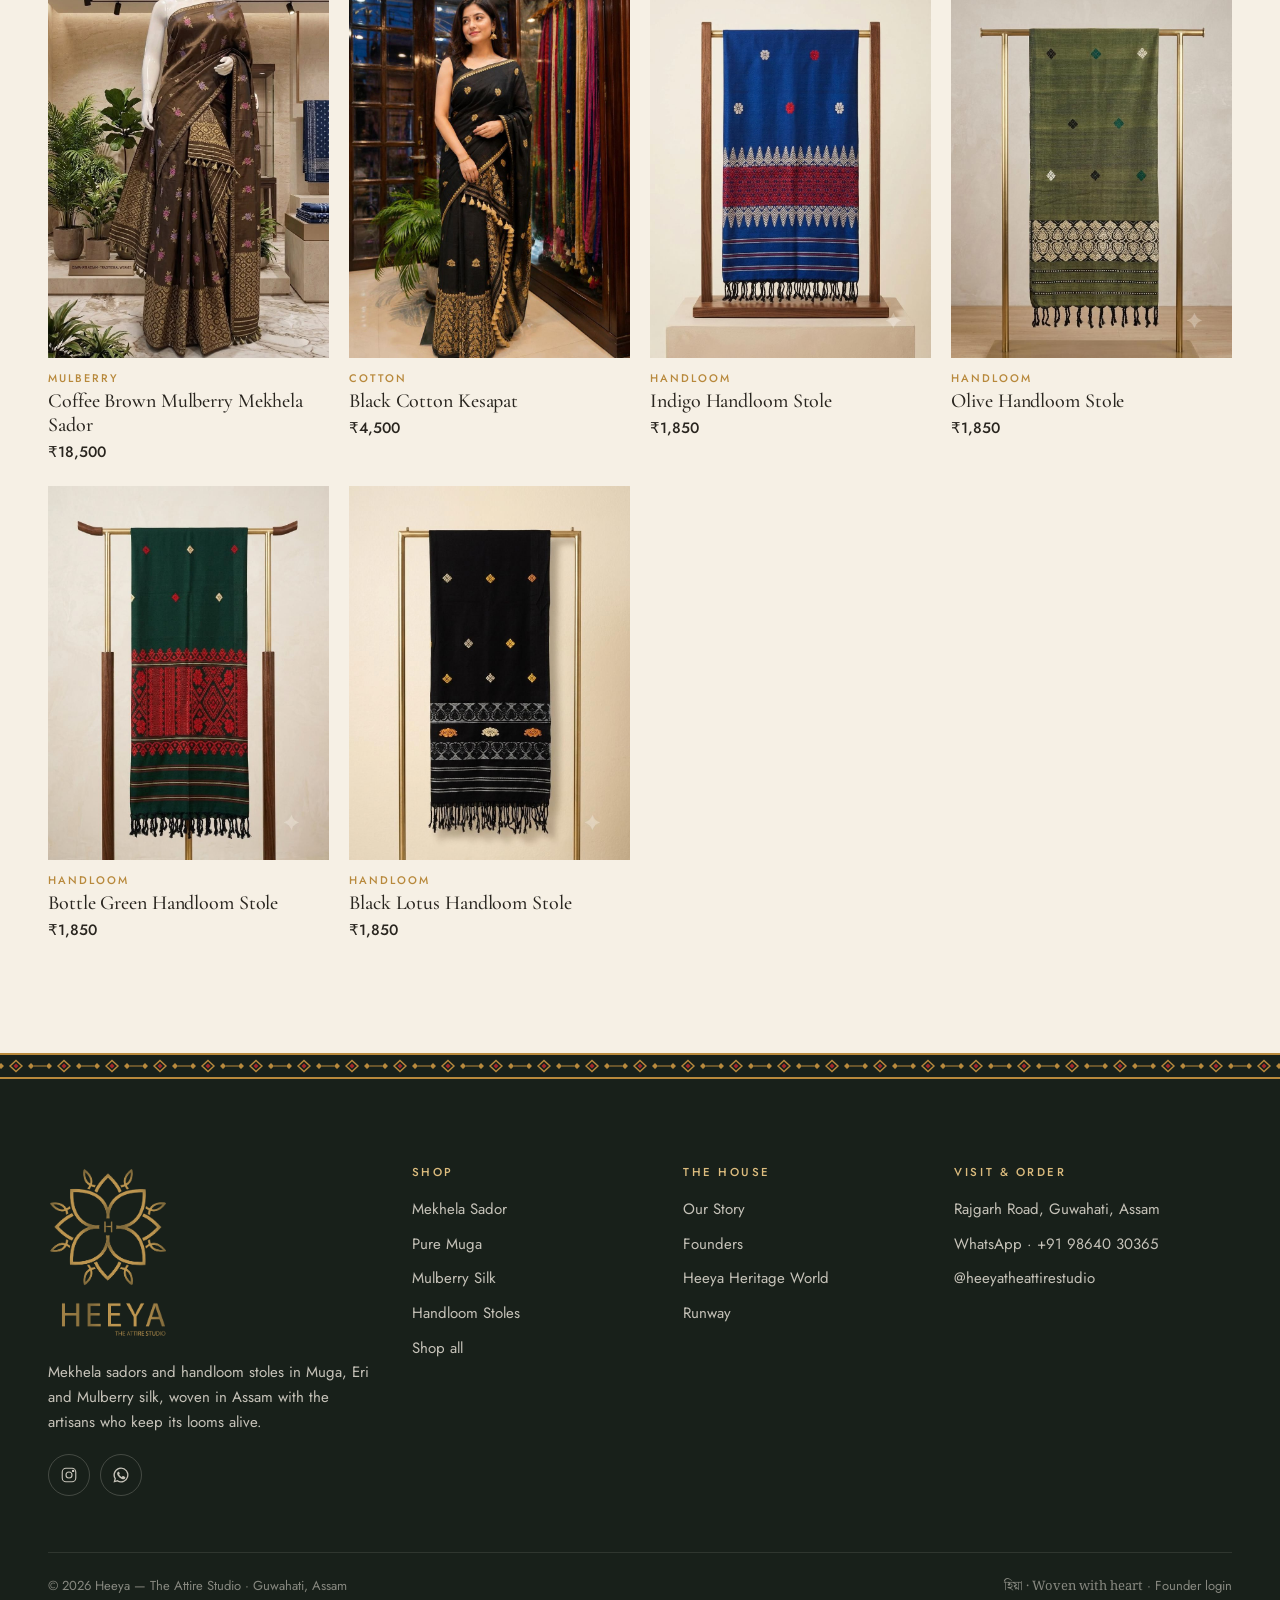
<file: shop.html>
<!doctype html>
<html lang="en">
<head>
  <meta charset="utf-8">
  <meta name="viewport" content="width=device-width, initial-scale=1">
  <title>The Collection — Heeya The Attire Studio</title>
  <meta name="description" content="Shop hand-woven Mekhela Sadors in Muga and Mulberry silk and handloom stoles from Heeya — The Attire Studio, Guwahati, Assam.">
  <meta name="theme-color" content="#222c22">
  <link rel="icon" href="img/brand/favicon.png">
  <link rel="preconnect" href="https://fonts.googleapis.com">
  <link rel="preconnect" href="https://fonts.gstatic.com" crossorigin>
  <link rel="stylesheet" href="https://fonts.googleapis.com/css2?family=Cormorant+Garamond:ital,wght@0,400;0,500;0,600;1,400;1,500&family=Jost:wght@400;500&family=Noto+Serif+Bengali:wght@400;500&display=swap">
  <link rel="stylesheet" href="css/style.css">
</head>
<body data-page="shop">

<main>
  <section class="page-head">
    <div class="wrap">
      <div class="crumbs"><a href="index.html">Home</a> / Shop</div>
      <h1 id="shop-title">The Collection</h1>
      <p id="shop-lede"></p>
    </div>
  </section>
  <div class="gamosa" aria-hidden="true"></div>

  <section class="wrap" style="padding-bottom:clamp(72px,9vw,120px)">
    <div class="toolbar">
      <div class="chips" role="group" aria-label="Filter"></div>
      <div class="right">
        <span id="count"></span>
        <label class="select"><span class="sr" style="position:absolute;width:1px;height:1px;overflow:hidden;clip:rect(0 0 0 0)">Sort by</span>
          <select id="sort">
            <option value="featured">Featured</option>
            <option value="low">Price: low to high</option>
            <option value="high">Price: high to low</option>
          </select>
        </label>
      </div>
    </div>
    <div class="grid" id="shop-grid"></div>
  </section>
</main>

<script src="js/data.js"></script>
<script src="js/app.js"></script>
</body>
</html>
</file>
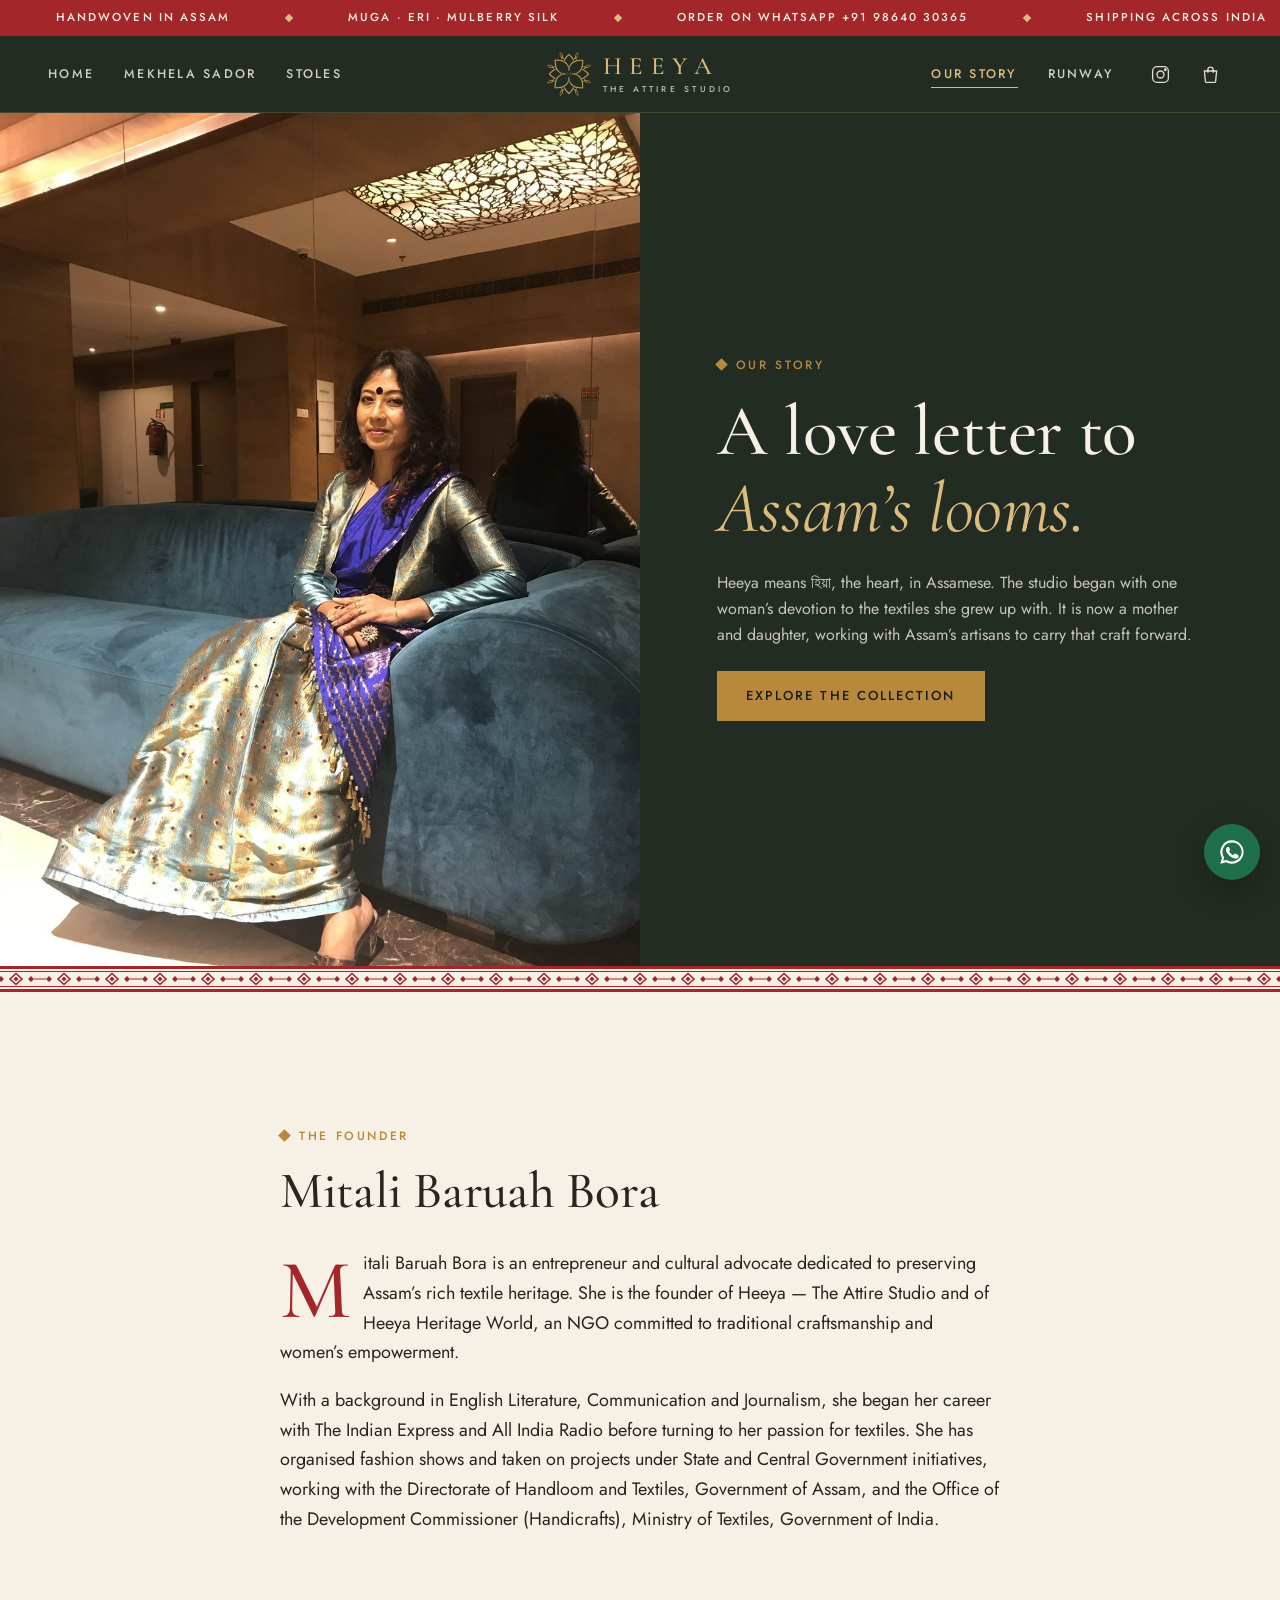
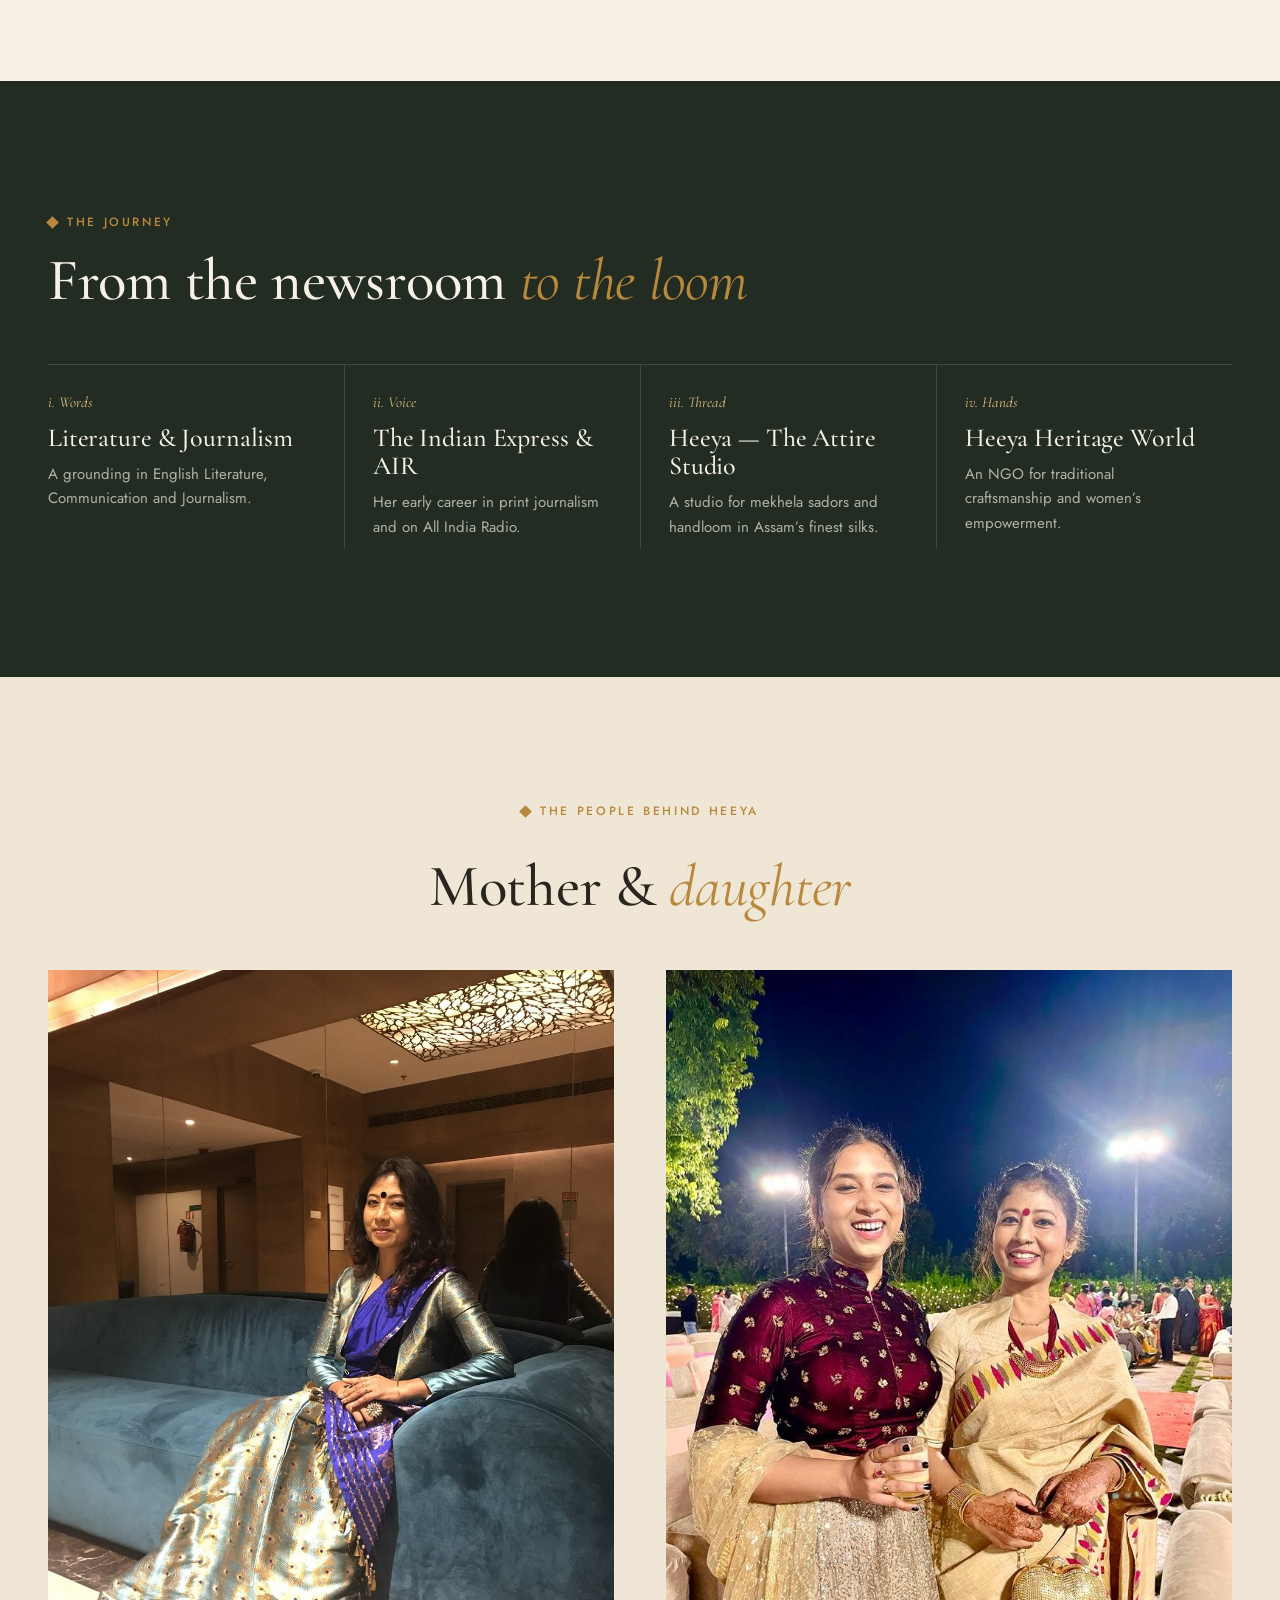
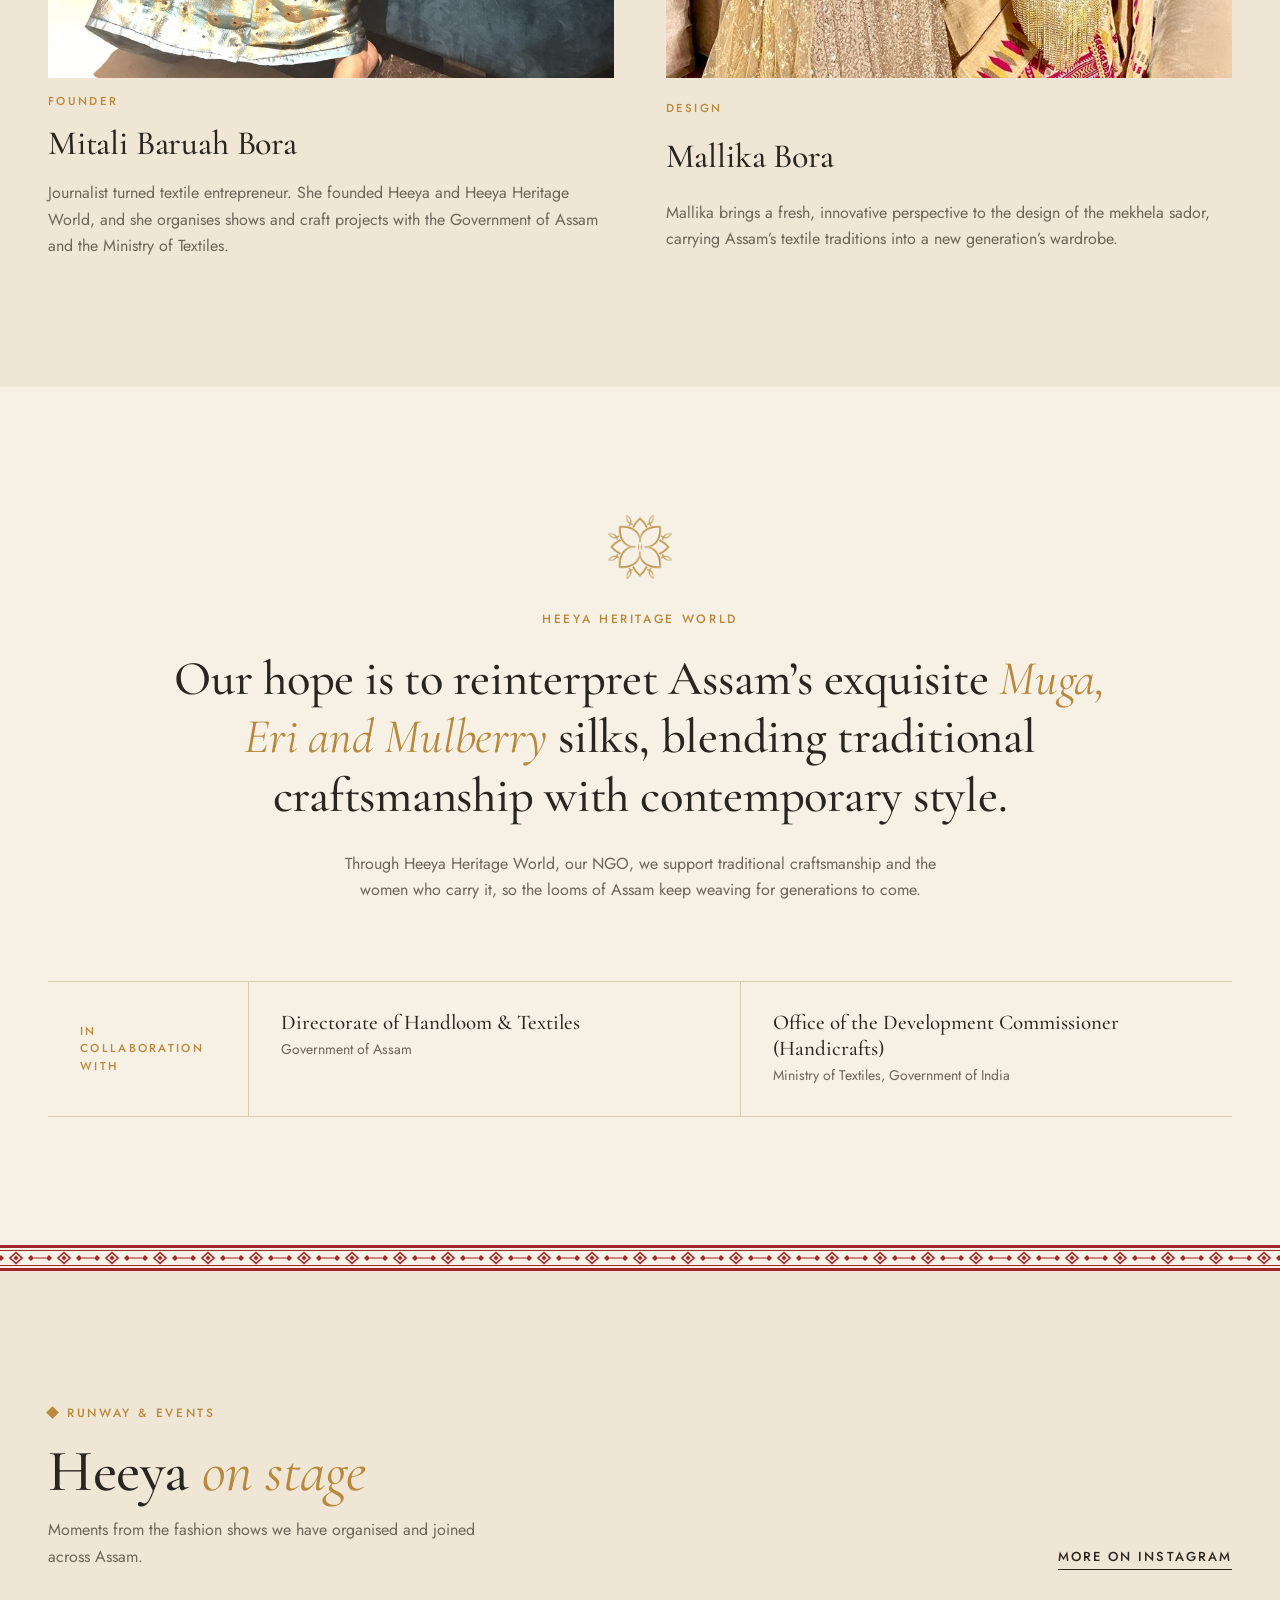
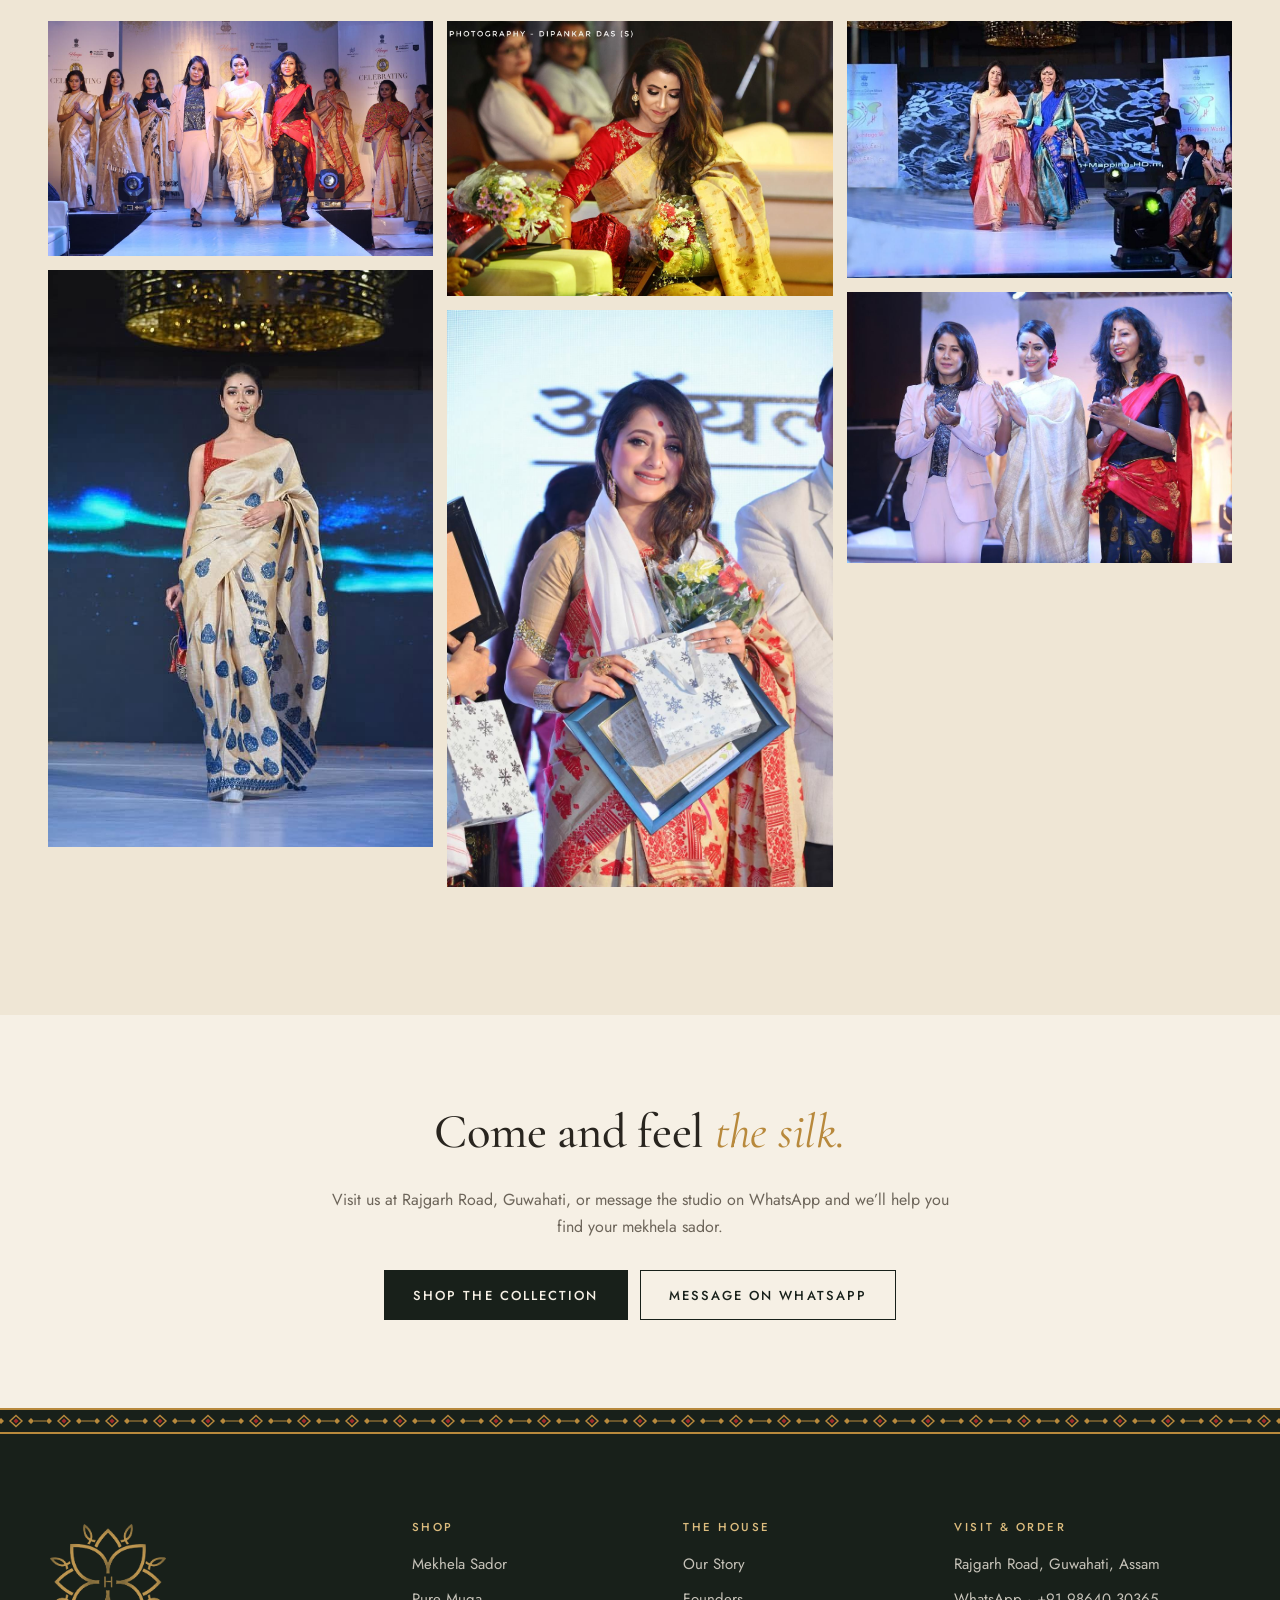
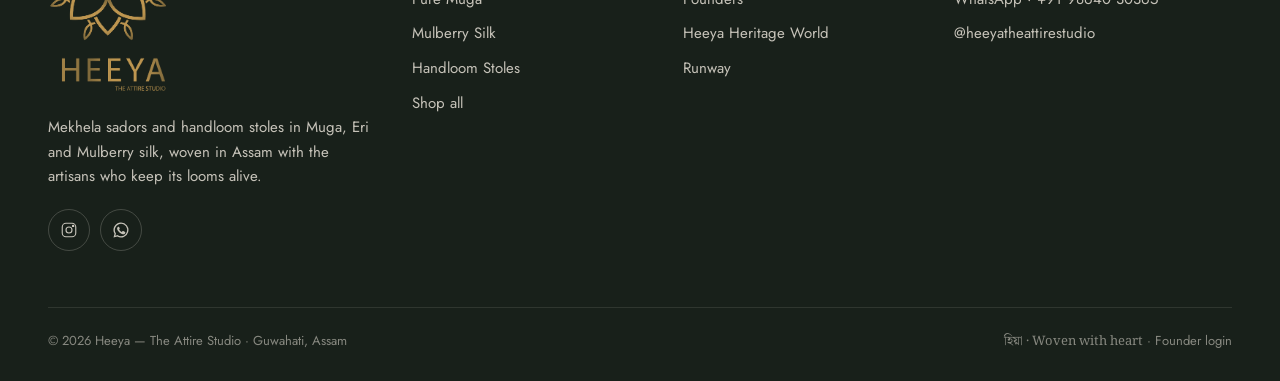
<file: story.html>
<!doctype html>
<html lang="en">
<head>
  <meta charset="utf-8">
  <meta name="viewport" content="width=device-width, initial-scale=1">
  <title>Our Story — Heeya The Attire Studio</title>
  <meta name="description" content="Founded by Mitali Baruah Bora, Heeya — The Attire Studio works to keep Assam’s textile heritage alive through Muga, Eri and Mulberry silk, with her daughter Mallika Bora.">
  <meta name="theme-color" content="#222c22">
  <link rel="icon" href="img/brand/favicon.png">
  <link rel="preconnect" href="https://fonts.googleapis.com">
  <link rel="preconnect" href="https://fonts.gstatic.com" crossorigin>
  <link rel="stylesheet" href="https://fonts.googleapis.com/css2?family=Cormorant+Garamond:ital,wght@0,400;0,500;0,600;1,400;1,500&family=Jost:wght@400;500&family=Noto+Serif+Bengali:wght@400;500&display=swap">
  <link rel="stylesheet" href="css/style.css">
</head>
<body data-page="story">

<main>
  <section class="story-hero">
    <div class="pic"><img src="img/brand/mitali.jpg" alt="Mitali Baruah Bora, founder of Heeya, in a silk mekhela sador"></div>
    <div class="copy">
      <span class="eyebrow">Our story</span>
      <h1 data-text="storyTitle">A love letter to <em>Assam’s looms.</em></h1>
      <p data-text="storyIntro">Heeya means <span class="as">হিয়া</span>, the heart, in Assamese. The studio began with one woman’s devotion to the textiles she grew up with. It is now a mother and daughter, working with Assam’s artisans to carry that craft forward.</p>
      <div><a class="btn gold" href="shop.html">Explore the collection</a></div>
    </div>
  </section>
  <div class="gamosa" aria-hidden="true"></div>

  <section class="section">
    <div class="prose rv">
      <span class="eyebrow">The founder</span>
      <h2 style="font-size:clamp(34px,4vw,54px);margin:14px 0 30px">Mitali Baruah Bora</h2>
      <p class="drop" data-text="founderBio1">Mitali Baruah Bora is an entrepreneur and cultural advocate dedicated to preserving Assam’s rich textile heritage. She is the founder of Heeya — The Attire Studio and of Heeya Heritage World, an NGO committed to traditional craftsmanship and women’s empowerment.</p>
      <p data-text="founderBio2">With a background in English Literature, Communication and Journalism, she began her career with The Indian Express and All India Radio before turning to her passion for textiles. She has organised fashion shows and taken on projects under State and Central Government initiatives, working with the Directorate of Handloom and Textiles, Government of Assam, and the Office of the Development Commissioner (Handicrafts), Ministry of Textiles, Government of India.</p>
    </div>
  </section>

  <section class="section dark">
    <div class="wrap">
      <div class="sec-head"><div><span class="eyebrow">The journey</span><h2>From the newsroom <em>to the loom</em></h2></div></div>
      <div class="timeline">
        <div class="rv"><span class="k">i. Words</span><h3>Literature &amp; Journalism</h3><p>A grounding in English Literature, Communication and Journalism.</p></div>
        <div class="rv"><span class="k">ii. Voice</span><h3>The Indian Express &amp; AIR</h3><p>Her early career in print journalism and on All India Radio.</p></div>
        <div class="rv"><span class="k">iii. Thread</span><h3>Heeya — The Attire Studio</h3><p>A studio for mekhela sadors and handloom in Assam’s finest silks.</p></div>
        <div class="rv"><span class="k">iv. Hands</span><h3>Heeya Heritage World</h3><p>An NGO for traditional craftsmanship and women’s empowerment.</p></div>
      </div>
    </div>
  </section>

  <section class="section paper" id="founders">
    <div class="wrap">
      <div class="sec-head center">
        <span class="eyebrow">The people behind Heeya</span>
        <h2>Mother &amp; <em>daughter</em></h2>
      </div>
      <div class="duo">
        <article class="person rv">
          <div class="ph"><img src="img/brand/mitali.jpg" alt="Mitali Baruah Bora" loading="lazy" style="object-position:58% 45%"></div>
          <span class="role">Founder</span>
          <h3>Mitali Baruah Bora</h3>
          <p data-text="mitaliShort">Journalist turned textile entrepreneur. She founded Heeya and Heeya Heritage World, and she organises shows and craft projects with the Government of Assam and the Ministry of Textiles.</p>
        </article>
        <article class="person rv">
          <div class="ph"><img src="img/brand/mallika-mitali.jpg" alt="Mallika Bora with her mother Mitali Baruah Bora" loading="lazy" style="object-position:50% 30%"></div>
          <span class="role">Design</span>
          <h3>Mallika Bora</h3>
          <p data-text="mallikaShort">Mallika brings a fresh, innovative perspective to the design of the mekhela sador, carrying Assam’s textile traditions into a new generation’s wardrobe.</p>
        </article>
      </div>
    </div>
  </section>

  <section class="section" id="heritage">
    <div class="wrap">
      <div class="statement rv">
        <img class="mark" src="img/brand/mark-gold.png" alt="" width="64">
        <span class="eyebrow plain">Heeya Heritage World</span>
        <h2 style="margin-top:18px" data-text="heritageTitle">Our hope is to reinterpret Assam’s exquisite <em>Muga, Eri and Mulberry</em> silks, blending traditional craftsmanship with contemporary style.</h2>
        <p data-text="heritageBody">Through Heeya Heritage World, our NGO, we support traditional craftsmanship and the women who carry it, so the looms of Assam keep weaving for generations to come.</p>
      </div>
      <div class="collab rv" style="margin-top:clamp(48px,6vw,80px)">
        <div class="lbl">In collaboration with</div>
        <div><b>Directorate of Handloom &amp; Textiles</b><span>Government of Assam</span></div>
        <div><b>Office of the Development Commissioner (Handicrafts)</b><span>Ministry of Textiles, Government of India</span></div>
      </div>
    </div>
  </section>

  <div class="gamosa" aria-hidden="true"></div>
  <section class="section paper" id="runway">
    <div class="wrap">
      <div class="sec-head">
        <div>
          <span class="eyebrow">Runway &amp; events</span>
          <h2>Heeya <em>on stage</em></h2>
          <p>Moments from the fashion shows we have organised and joined across Assam.</p>
        </div>
        <a class="link" href="https://www.instagram.com/heeyatheattirestudio/" target="_blank" rel="noopener">More on Instagram</a>
      </div>
      <div class="masonry">
        <figure class="rv"><img src="img/show/runway-1.jpg" alt="Three models walking the Heeya runway" loading="lazy"></figure>
        <figure class="rv"><img src="img/p/ms-muga-indigo-2.jpg" alt="Muga mekhela sador with indigo motifs on the runway" loading="lazy"></figure>
        <figure class="rv"><img src="img/show/runway-3.jpg" alt="A guest in a silk mekhela sador at a Heeya event" loading="lazy"></figure>
        <figure class="rv"><img src="img/show/runway-4.jpg" alt="A Heeya mekhela sador on stage at an award ceremony" loading="lazy"></figure>
        <figure class="rv"><img src="img/show/runway-2.jpg" alt="Two models in mekhela sadors on the ramp" loading="lazy"></figure>
        <figure class="rv"><img src="img/show/runway-5.jpg" alt="Curtain call at a Heeya fashion show" loading="lazy"></figure>
      </div>
    </div>
  </section>

  <section class="section tight">
    <div class="wrap statement rv">
      <h2>Come and feel <em>the silk.</em></h2>
      <p>Visit us at Rajgarh Road, Guwahati, or message the studio on WhatsApp and we’ll help you find your mekhela sador.</p>
      <div style="display:flex;gap:12px;justify-content:center;flex-wrap:wrap;margin-top:30px">
        <a class="btn" href="shop.html">Shop the collection</a>
        <a class="btn ghost" id="wa-cta" href="https://wa.me/919864030365" target="_blank" rel="noopener">Message on WhatsApp</a>
      </div>
    </div>
  </section>
</main>

<script src="js/data.js"></script>
<script src="js/app.js"></script>
</body>
</html>
</file>
<file: css/style.css>
/* Heeya — The Attire Studio */
:root {
  --ivory: #f6f0e5;
  --paper: #efe6d5;
  --sand: #e4d6bf;
  --ink: #18201a;
  --forest: #222c22;
  --forest-2: #2c382b;
  --muga: #b8893c;
  --muga-lt: #dcbc7e;
  --red: #a3262a;
  --text: #29251f;
  --muted: #6d655a;
  --line: #d9cab2;
  --white: #fffdf9;

  --serif: 'Cormorant Garamond', 'Cormorant', Georgia, serif;
  --sans: 'Jost', 'Helvetica Neue', Arial, sans-serif;
  --as: 'Noto Serif Bengali', serif;

  --wrap: 1320px;
  --gutter: clamp(16px, 4vw, 48px);
  --head-h: 76px;
  --ease: cubic-bezier(.2, .7, .2, 1);

  /* gamosa band: red rule, ivory field, woven diamonds */
  --gamosa: url("data:image/svg+xml,%3Csvg xmlns='http://www.w3.org/2000/svg' width='48' height='26' viewBox='0 0 48 26'%3E%3Crect width='48' height='26' fill='%23f6f0e5'/%3E%3Crect y='0' width='48' height='3' fill='%23a3262a'/%3E%3Crect y='5' width='48' height='1' fill='%23a3262a'/%3E%3Crect y='20' width='48' height='1' fill='%23a3262a'/%3E%3Crect y='23' width='48' height='3' fill='%23a3262a'/%3E%3Cpath d='M24 7.5 L30 13 L24 18.5 L18 13 Z' fill='none' stroke='%23a3262a' stroke-width='1.6'/%3E%3Cpath d='M24 10.5 L26.5 13 L24 15.5 L21.5 13 Z' fill='%23a3262a'/%3E%3Cpath d='M0 13 L6 13 M42 13 L48 13' stroke='%23a3262a' stroke-width='1.2'/%3E%3Cpath d='M9 10 L12 13 L9 16 L6 13 Z M39 10 L42 13 L39 16 L36 13 Z' fill='%23a3262a'/%3E%3C/svg%3E");
  --gamosa-dark: url("data:image/svg+xml,%3Csvg xmlns='http://www.w3.org/2000/svg' width='48' height='26' viewBox='0 0 48 26'%3E%3Crect width='48' height='26' fill='%2318201a'/%3E%3Crect y='0' width='48' height='2' fill='%23b8893c'/%3E%3Crect y='24' width='48' height='2' fill='%23b8893c'/%3E%3Cpath d='M24 7.5 L30 13 L24 18.5 L18 13 Z' fill='none' stroke='%23b8893c' stroke-width='1.4'/%3E%3Cpath d='M24 10.5 L26.5 13 L24 15.5 L21.5 13 Z' fill='%23a3262a'/%3E%3Cpath d='M0 13 L6 13 M42 13 L48 13' stroke='%23b8893c' stroke-width='1'/%3E%3Cpath d='M9 10 L12 13 L9 16 L6 13 Z M39 10 L42 13 L39 16 L36 13 Z' fill='%23b8893c'/%3E%3C/svg%3E");
}

*, *::before, *::after { box-sizing: border-box; }
html { -webkit-text-size-adjust: 100%; scroll-behavior: smooth; }
body {
  margin: 0;
  background: var(--ivory);
  color: var(--text);
  font: 400 16px/1.65 var(--sans);
  -webkit-font-smoothing: antialiased;
  overflow-x: hidden;
}
img { display: block; max-width: 100%; height: auto; }
a { color: inherit; text-decoration: none; }
button { font: inherit; color: inherit; cursor: pointer; background: none; border: 0; padding: 0; }
input, textarea, select { font: inherit; color: inherit; }
:focus-visible { outline: 2px solid var(--muga); outline-offset: 3px; }
::selection { background: var(--muga-lt); color: var(--ink); }

h1, h2, h3, h4 { font-family: var(--serif); font-weight: 500; line-height: 1.08; margin: 0; letter-spacing: -.005em; }
h1 em, h2 em, h3 em { font-style: italic; font-weight: 400; color: var(--muga); }
p { margin: 0 0 1em; }

.wrap { max-width: var(--wrap); margin: 0 auto; padding: 0 var(--gutter); }
.eyebrow {
  display: inline-flex; align-items: center; gap: 10px;
  font: 500 12px/1 var(--sans); letter-spacing: .22em; text-transform: uppercase; color: var(--muga);
}
.eyebrow::before { content: ''; width: 9px; height: 9px; background: currentColor; transform: rotate(45deg); flex: none; }
.eyebrow.plain::before { display: none; }
.as { font-family: var(--as); }

.btn {
  display: inline-flex; align-items: center; justify-content: center; gap: 10px;
  min-height: 50px; padding: 0 28px;
  font: 500 13px/1 var(--sans); letter-spacing: .16em; text-transform: uppercase;
  border: 1px solid var(--ink); background: var(--ink); color: var(--ivory);
  transition: background .3s var(--ease), color .3s var(--ease), border-color .3s var(--ease);
}
.btn:hover { background: var(--muga); border-color: var(--muga); color: var(--ink); }
.btn.gold { background: var(--muga); border-color: var(--muga); color: var(--ink); }
.btn.gold:hover { background: var(--ivory); border-color: var(--ivory); }
.btn.ghost { background: transparent; color: var(--ink); }
.btn.ghost:hover { background: var(--ink); color: var(--ivory); border-color: var(--ink); }
.btn.ghost-light { background: transparent; color: var(--ivory); border-color: rgba(246, 240, 229, .55); }
.btn.ghost-light:hover { background: var(--ivory); color: var(--ink); border-color: var(--ivory); }
.btn.wa { background: #1f6f4a; border-color: #1f6f4a; color: #fff; }
.btn.wa:hover { background: #18583b; border-color: #18583b; color: #fff; }
.btn.block { width: 100%; }
.btn svg { width: 18px; height: 18px; flex: none; }

.link {
  font: 500 13px/1 var(--sans); letter-spacing: .16em; text-transform: uppercase;
  border-bottom: 1px solid currentColor; padding-bottom: 6px;
  transition: color .3s, border-color .3s;
}
.link:hover { color: var(--muga); }

.gamosa { height: 26px; background: var(--gamosa) repeat-x center / auto 26px; }
.gamosa.dark { background-image: var(--gamosa-dark); }

/* ---------- announcement + header ---------- */
.announce {
  background: var(--red); color: #fbeee4;
  font: 500 11.5px/1 var(--sans); letter-spacing: .18em; text-transform: uppercase;
  overflow: hidden; white-space: nowrap; height: 36px; display: flex; align-items: center;
}
.announce .track { display: inline-flex; gap: 56px; padding-left: 56px; animation: marquee 38s linear infinite; }
.announce .track span { display: inline-flex; align-items: center; gap: 56px; }
.announce .track span::after { content: ''; width: 6px; height: 6px; background: var(--muga-lt); transform: rotate(45deg); }
@keyframes marquee { to { transform: translateX(-50%); } }

.site-head {
  position: sticky; top: env(safe-area-inset-top, 0px); z-index: 50;
  background: var(--forest); color: var(--ivory);
  border-bottom: 1px solid rgba(220, 188, 126, .18);
}
.site-head .bar {
  height: var(--head-h);
  display: grid; grid-template-columns: 1fr auto 1fr; align-items: center; gap: 20px;
}
.brand { display: inline-flex; align-items: center; gap: 12px; justify-self: center; }
.brand img { height: 44px; width: auto; }
.brand .word { display: flex; flex-direction: column; line-height: 1; }
.brand .word b { font: 500 25px/1 var(--serif); letter-spacing: .3em; color: var(--muga-lt); margin-right: -.3em; }
.brand .word small { font: 500 8.5px/1 var(--sans); letter-spacing: .38em; text-transform: uppercase; color: rgba(246, 240, 229, .72); margin-top: 6px; }
.nav { display: flex; gap: 30px; }
.nav a {
  font: 500 12.5px/1 var(--sans); letter-spacing: .18em; text-transform: uppercase;
  color: rgba(246, 240, 229, .82); padding: 8px 0; position: relative;
}
.nav a::after { content: ''; position: absolute; left: 0; right: 100%; bottom: 0; height: 1px; background: var(--muga-lt); transition: right .35s var(--ease); }
.nav a:hover, .nav a[aria-current="page"] { color: var(--muga-lt); }
.nav a:hover::after, .nav a[aria-current="page"]::after { right: 0; }
.head-actions { display: flex; justify-content: flex-end; align-items: center; gap: 6px; }
.icon-btn {
  width: 44px; height: 44px; display: inline-grid; place-items: center; position: relative;
  color: rgba(246, 240, 229, .9); border-radius: 50%; transition: background .25s, color .25s;
}
.icon-btn:hover { background: rgba(246, 240, 229, .08); color: var(--muga-lt); }
.icon-btn svg { width: 21px; height: 21px; }
.bag-count {
  position: absolute; top: 5px; right: 3px; min-width: 18px; height: 18px; padding: 0 5px;
  border-radius: 9px; background: var(--muga); color: var(--ink);
  font: 600 10.5px/18px var(--sans); text-align: center;
}
.bag-count[hidden] { display: none; }
.menu-btn { display: none; }

/* mobile drawer nav */
.mnav {
  position: fixed; inset: 0; z-index: 80; visibility: hidden; pointer-events: none;
}
.mnav.open { visibility: visible; pointer-events: auto; }
.mnav .scrim { position: absolute; inset: 0; background: rgba(12, 16, 12, .55); opacity: 0; transition: opacity .35s; }
.mnav.open .scrim { opacity: 1; }
.mnav .panel {
  position: absolute; top: 0; left: 0; bottom: 0; width: min(86vw, 360px);
  background: var(--forest); color: var(--ivory); padding: 22px 26px 30px;
  transform: translateX(-100%); transition: transform .4s var(--ease);
  display: flex; flex-direction: column; gap: 8px; overflow-y: auto;
}
.mnav.open .panel { transform: none; }
.mnav .panel .close { align-self: flex-end; }
.mnav .panel nav { display: flex; flex-direction: column; margin-top: 18px; }
.mnav .panel nav a { font: 500 30px/1.25 var(--serif); padding: 10px 0; border-bottom: 1px solid rgba(246, 240, 229, .1); }
.mnav .panel nav a:hover { color: var(--muga-lt); }
.mnav .panel .meta { margin-top: auto; font-size: 14px; color: rgba(246, 240, 229, .7); display: grid; gap: 8px; padding-top: 24px; }

/* ---------- hero ---------- */
.hero {
  position: relative; min-height: calc(100svh - var(--head-h) - 36px); max-height: 920px;
  background: var(--ink); color: var(--ivory); overflow: hidden;
  display: grid; align-items: end;
}
.hero .slides { position: absolute; inset: 0; }
.hero .slide {
  position: absolute; inset: 0; opacity: 0; transition: opacity 1.4s ease;
}
.hero .slide.on { opacity: 1; }
.hero .slide img {
  width: 100%; height: 100%; object-fit: cover; transform: scale(1.06);
  transition: transform 7s linear;
}
.hero .slide.on img { transform: scale(1); }
.hero::after {
  content: ''; position: absolute; inset: 0;
  background: linear-gradient(90deg, rgba(14, 18, 14, .82) 0%, rgba(14, 18, 14, .45) 45%, rgba(14, 18, 14, .05) 75%),
              linear-gradient(0deg, rgba(14, 18, 14, .7) 0%, transparent 45%);
}
.hero .content { position: relative; z-index: 2; padding-top: 80px; padding-bottom: clamp(48px, 8vh, 96px); width: 100%; }
.hero .as-word { font: 400 clamp(22px, 2.4vw, 30px)/1 var(--as); color: var(--muga-lt); margin-bottom: 18px; display: block; }
.hero h1 { font-size: clamp(46px, 7.4vw, 108px); max-width: 11ch; color: var(--ivory); }
.hero h1 em { color: var(--muga-lt); }
.hero p.lede { max-width: 470px; font-size: clamp(16px, 1.3vw, 18px); color: rgba(246, 240, 229, .82); margin: 24px 0 34px; }
.hero .ctas { display: flex; flex-wrap: wrap; gap: 14px; }
.hero .dots { position: absolute; right: var(--gutter); bottom: clamp(48px, 8vh, 96px); z-index: 3; display: flex; gap: 10px; }
.hero .dots button { width: 34px; height: 3px; background: rgba(246, 240, 229, .3); transition: background .3s; position: relative; }
.hero .dots button::before { content: ''; position: absolute; inset: -12px 0; }
.hero .dots button.on { background: var(--muga-lt); }

/* ---------- sections ---------- */
.section { padding: clamp(72px, 10vw, 128px) 0; }
.section.tight { padding: clamp(56px, 7vw, 88px) 0; }
.section.paper { background: var(--paper); }
.section.dark { background: var(--forest); color: var(--ivory); }
.section.dark .muted { color: rgba(246, 240, 229, .68); }
.sec-head { display: flex; align-items: end; justify-content: space-between; gap: 24px; margin-bottom: clamp(32px, 4vw, 52px); flex-wrap: wrap; }
.sec-head h2 { font-size: clamp(36px, 4.6vw, 64px); margin-top: 14px; }
.sec-head p { max-width: 460px; color: var(--muted); margin: 14px 0 0; }
.center { text-align: center; }
.sec-head.center { flex-direction: column; align-items: center; }
.muted { color: var(--muted); }

/* intro statement */
.statement { text-align: center; max-width: 940px; margin: 0 auto; }
.statement .mark { width: 64px; margin: 0 auto 26px; }
.statement h2 { font-size: clamp(30px, 3.8vw, 50px); line-height: 1.2; }
.statement p { color: var(--muted); max-width: 620px; margin: 26px auto 0; }

/* three silks */
.silks { display: grid; grid-template-columns: repeat(3, 1fr); gap: clamp(16px, 2vw, 28px); margin-top: clamp(48px, 6vw, 72px); }
.silk {
  position: relative; background: var(--white); border: 1px solid var(--line); padding: 34px 30px 30px;
  display: flex; flex-direction: column; gap: 12px;
}
.silk .num { font: italic 400 15px/1 var(--serif); color: var(--muga); }
.silk h3 { font-size: 34px; }
.silk h3 .as { font-size: 20px; color: var(--muted); margin-left: 8px; font-weight: 400; }
.silk p { color: var(--muted); font-size: 15px; margin: 0; }
.silk .swatch { height: 6px; margin: 6px 0 4px; }
.silk.muga .swatch { background: linear-gradient(90deg, #c99a4b, #e8c98b, #b5833a); }
.silk.eri .swatch { background: linear-gradient(90deg, #e9dfcc, #f7f1e6, #d9ccb4); }
.silk.pat .swatch { background: linear-gradient(90deg, #f3efe7, #ffffff, #e5ded1); border: 1px solid var(--line); }

/* ---------- product grid ---------- */
.grid { display: grid; grid-template-columns: repeat(4, 1fr); gap: clamp(14px, 2vw, 28px) clamp(12px, 1.6vw, 24px); }
.grid.three { grid-template-columns: repeat(3, 1fr); }
.card { display: flex; flex-direction: column; gap: 14px; position: relative; }
.card .media { position: relative; aspect-ratio: 3 / 4; overflow: hidden; background: var(--sand); }
.card .media img { position: absolute; inset: 0; width: 100%; height: 100%; object-fit: cover; transition: transform 1.1s var(--ease), opacity .6s; }
.card .media img.alt { opacity: 0; }
.card:hover .media img { transform: scale(1.04); }
.card:hover .media img.alt { opacity: 1; }
.card .tag {
  position: absolute; top: 12px; left: 12px; z-index: 2;
  background: var(--ivory); color: var(--ink); padding: 6px 10px;
  font: 500 10.5px/1 var(--sans); letter-spacing: .16em; text-transform: uppercase;
}
.card .tag.muga { background: var(--muga); }
.card .quick {
  position: absolute; left: 12px; right: 12px; bottom: 12px; z-index: 2;
  min-height: 44px; background: rgba(24, 32, 26, .92); color: var(--ivory);
  font: 500 12px/1 var(--sans); letter-spacing: .16em; text-transform: uppercase;
  transform: translateY(calc(100% + 14px)); transition: transform .45s var(--ease), background .25s;
}
.card .quick:hover { background: var(--muga); color: var(--ink); }
.card:hover .quick, .card:focus-within .quick { transform: none; }
.card .info { display: flex; flex-direction: column; gap: 4px; }
.card .silk-l { font: 500 11px/1.2 var(--sans); letter-spacing: .18em; text-transform: uppercase; color: var(--muga); }
.card h3 { font: 500 20px/1.2 var(--serif); }
.card h3 a::after { content: ''; position: absolute; inset: 0; z-index: 1; }
.card .price { font: 500 15px/1 var(--sans); margin-top: 4px; }

/* ---------- feature: muga ---------- */
.feature { display: grid; grid-template-columns: 1.05fr 1fr; min-height: 640px; background: var(--ink); color: var(--ivory); }
.feature .pics { display: grid; grid-template-columns: 1fr 1fr; gap: 3px; }
.feature .pics img { width: 100%; height: 100%; object-fit: cover; }
.feature .copy { padding: clamp(48px, 7vw, 110px) clamp(24px, 6vw, 96px); display: flex; flex-direction: column; justify-content: center; gap: 22px; position: relative; }
.feature .copy h2 { font-size: clamp(40px, 5vw, 72px); }
.feature .copy h2 em { color: var(--muga-lt); }
.feature .copy p { color: rgba(246, 240, 229, .74); max-width: 480px; margin: 0; }
.feature .facts { display: grid; grid-template-columns: repeat(3, auto); gap: 30px; justify-content: start; margin: 8px 0 10px; }
.feature .facts b { display: block; font: 500 34px/1 var(--serif); color: var(--muga-lt); }
.feature .facts span { font-size: 12px; letter-spacing: .14em; text-transform: uppercase; color: rgba(246, 240, 229, .6); }
.feature .price-line { font: 400 22px/1 var(--serif); color: var(--ivory); }
.feature .price-line small { font: 500 11px/1 var(--sans); letter-spacing: .18em; text-transform: uppercase; color: var(--muga-lt); margin-right: 10px; }

/* ---------- founders ---------- */
.founders { display: grid; grid-template-columns: 1fr 1.1fr; gap: clamp(36px, 6vw, 96px); align-items: center; }
.founders .pic { position: relative; }
.founders .pic img { width: 100%; aspect-ratio: 4 / 5; object-fit: cover; }
.founders .pic .frame { position: absolute; inset: 18px -18px -18px 18px; border: 1px solid var(--muga); z-index: -1; }
.founders .pic figcaption { margin-top: 14px; font: italic 400 16px/1.3 var(--serif); color: var(--muted); }
.founders h2 { font-size: clamp(36px, 4.4vw, 60px); margin: 16px 0 24px; }
.founders blockquote { margin: 0 0 26px; padding-left: 22px; border-left: 2px solid var(--red); font: italic 400 clamp(21px, 2vw, 26px)/1.4 var(--serif); }
.founders p { color: var(--muted); }

/* ---------- runway rail ---------- */
.rail { display: flex; gap: 14px; overflow-x: auto; scroll-snap-type: x mandatory; padding: 0 var(--gutter) 20px; scrollbar-width: thin; scrollbar-color: var(--muga) transparent; }
.rail figure { margin: 0; flex: none; scroll-snap-align: start; height: clamp(320px, 52vh, 560px); position: relative; }
.rail figure img { height: 100%; width: auto; max-width: none; object-fit: cover; }
.rail figcaption { position: absolute; left: 0; right: 0; bottom: 0; padding: 40px 18px 16px; font: italic 400 18px/1.2 var(--serif); color: var(--ivory); background: linear-gradient(0deg, rgba(0, 0, 0, .65), transparent); }
.rail-wrap { position: relative; }
.rail-ctl { display: flex; gap: 10px; }
.rail-ctl button { width: 48px; height: 48px; border: 1px solid rgba(246, 240, 229, .35); border-radius: 50%; display: grid; place-items: center; color: var(--ivory); transition: background .25s, color .25s; }
.rail-ctl button:hover { background: var(--muga-lt); color: var(--ink); border-color: var(--muga-lt); }
.rail-ctl svg { width: 18px; height: 18px; }

/* ---------- collaborations ---------- */
.collab { display: grid; grid-template-columns: auto 1fr 1fr; gap: 0; border-top: 1px solid var(--line); border-bottom: 1px solid var(--line); }
.collab > * { padding: 28px 32px; }
.collab > * + * { border-left: 1px solid var(--line); }
.collab .lbl { font: 500 11.5px/1.5 var(--sans); letter-spacing: .2em; text-transform: uppercase; color: var(--muga); display: flex; align-items: center; max-width: 200px; }
.collab b { display: block; font: 500 21px/1.25 var(--serif); }
.collab span { font-size: 14px; color: var(--muted); }

/* ---------- how to order ---------- */
.steps { display: grid; grid-template-columns: repeat(3, 1fr); gap: clamp(20px, 3vw, 40px); counter-reset: s; }
.step { border-top: 1px solid var(--line); padding-top: 24px; }
.step::before { counter-increment: s; content: '0' counter(s); font: italic 400 44px/1 var(--serif); color: var(--muga); display: block; margin-bottom: 16px; }
.step h3 { font-size: 26px; margin-bottom: 10px; }
.step p { color: var(--muted); font-size: 15px; margin: 0; }

/* ---------- visit / insta ---------- */
.split2 { display: grid; grid-template-columns: 1fr 1fr; gap: 3px; }
.panel-cta { position: relative; min-height: 460px; display: flex; align-items: end; color: var(--ivory); overflow: hidden; }
.panel-cta img { position: absolute; inset: 0; width: 100%; height: 100%; object-fit: cover; transition: transform 1.2s var(--ease); }
.panel-cta:hover img { transform: scale(1.04); }
.panel-cta::after { content: ''; position: absolute; inset: 0; background: linear-gradient(0deg, rgba(14, 18, 14, .92) 0%, rgba(14, 18, 14, .6) 45%, rgba(14, 18, 14, .05) 85%); }
.panel-cta .in { position: relative; z-index: 2; padding: clamp(28px, 4vw, 52px); display: grid; gap: 14px; }
.panel-cta h3 { font-size: clamp(32px, 3.6vw, 48px); }
.panel-cta p { margin: 0; color: rgba(246, 240, 229, .78); max-width: 420px; }

/* ---------- footer ---------- */
.site-foot { background: var(--ink); color: rgba(246, 240, 229, .78); padding-top: clamp(56px, 7vw, 88px); }
.site-foot .top { display: grid; grid-template-columns: 1.4fr 1fr 1fr 1.2fr; gap: 40px; padding-bottom: 56px; }
.site-foot .logo { width: 120px; margin-bottom: 22px; }
.site-foot h4 { font: 500 11.5px/1 var(--sans); letter-spacing: .22em; text-transform: uppercase; color: var(--muga-lt); margin-bottom: 18px; }
.site-foot ul { list-style: none; margin: 0; padding: 0; display: grid; gap: 10px; font-size: 15px; }
.site-foot a:hover { color: var(--muga-lt); }
.site-foot .about { font-size: 15px; max-width: 340px; }
.site-foot .bottom { border-top: 1px solid rgba(246, 240, 229, .1); padding: 22px 0 28px; display: flex; justify-content: space-between; gap: 16px; flex-wrap: wrap; font-size: 13px; color: rgba(246, 240, 229, .5); }
.socials { display: flex; gap: 10px; margin-top: 20px; }
.socials a { width: 42px; height: 42px; border: 1px solid rgba(246, 240, 229, .2); border-radius: 50%; display: grid; place-items: center; transition: all .25s; }
.socials a:hover { background: var(--muga-lt); color: var(--ink); border-color: var(--muga-lt); }
.socials svg { width: 18px; height: 18px; }

.wa-float {
  position: fixed; right: 20px; bottom: 20px; z-index: 60;
  width: 56px; height: 56px; border-radius: 50%; background: #1f6f4a; color: #fff;
  display: grid; place-items: center; box-shadow: 0 10px 30px rgba(0, 0, 0, .25);
  transition: transform .3s var(--ease);
}
.wa-float:hover { transform: scale(1.07); }
.wa-float svg { width: 28px; height: 28px; }

/* ---------- page header (inner pages) ---------- */
.page-head { background: var(--paper); padding: clamp(48px, 7vw, 92px) 0 clamp(36px, 5vw, 60px); text-align: center; position: relative; }
.page-head h1 { font-size: clamp(44px, 6.4vw, 88px); margin-top: 16px; }
.page-head p { color: var(--muted); max-width: 560px; margin: 18px auto 0; }
.crumbs { font-size: 13px; color: var(--muted); letter-spacing: .04em; }
.crumbs a:hover { color: var(--muga); }

/* ---------- shop ---------- */
.toolbar { display: flex; align-items: center; justify-content: space-between; gap: 18px; flex-wrap: wrap; padding: 22px 0; border-bottom: 1px solid var(--line); margin-bottom: 36px; position: sticky; top: var(--head-h); background: var(--ivory); z-index: 20; }
.chips { display: flex; gap: 8px; flex-wrap: wrap; }
.chip { min-height: 40px; padding: 0 18px; border: 1px solid var(--line); border-radius: 999px; font: 500 12.5px/1 var(--sans); letter-spacing: .1em; text-transform: uppercase; transition: all .25s; }
.chip:hover { border-color: var(--ink); }
.chip[aria-pressed="true"] { background: var(--ink); color: var(--ivory); border-color: var(--ink); }
.toolbar .right { display: flex; align-items: center; gap: 18px; font-size: 14px; color: var(--muted); }
.select { position: relative; }
.select select { appearance: none; border: 1px solid var(--line); background: var(--white); min-height: 40px; padding: 0 40px 0 16px; border-radius: 999px; font-size: 14px; cursor: pointer; }
.select::after { content: ''; position: absolute; right: 16px; top: 50%; width: 7px; height: 7px; border-right: 1.5px solid var(--text); border-bottom: 1.5px solid var(--text); transform: translateY(-70%) rotate(45deg); pointer-events: none; }
.empty { text-align: center; padding: 80px 0; color: var(--muted); }

/* ---------- product page ---------- */
.pdp { display: grid; grid-template-columns: 1.15fr 1fr; gap: clamp(32px, 5vw, 80px); padding-top: 36px; padding-bottom: 40px; align-items: start; }
.gallery { display: grid; grid-template-columns: 84px 1fr; gap: 14px; position: sticky; top: calc(var(--head-h) + 20px); }
.gallery.single { grid-template-columns: 1fr; }
.gallery .thumbs { display: flex; flex-direction: column; gap: 10px; }
.gallery .thumbs button { aspect-ratio: 3 / 4; overflow: hidden; border: 1px solid transparent; opacity: .6; transition: opacity .25s, border-color .25s; }
.gallery .thumbs button[aria-current="true"] { opacity: 1; border-color: var(--ink); }
.gallery .thumbs img { width: 100%; height: 100%; object-fit: cover; }
.gallery .main { aspect-ratio: 3 / 4; overflow: hidden; background: var(--sand); cursor: zoom-in; position: relative; }
.gallery .main img { width: 100%; height: 100%; object-fit: cover; transition: transform .5s var(--ease); }
.gallery .main.zoom img { transform: scale(1.8); cursor: zoom-out; }
.buy { display: flex; flex-direction: column; gap: 18px; padding-top: 8px; }
.buy h1 { font-size: clamp(34px, 3.6vw, 50px); }
.buy .price { font: 500 26px/1 var(--sans); }
.buy .price small { font-size: 13px; color: var(--muted); font-weight: 400; margin-left: 8px; }
.buy .desc { color: var(--muted); font-size: 16px; margin: 0; }
.buy .specs { display: grid; grid-template-columns: auto 1fr; gap: 10px 22px; font-size: 14.5px; padding: 20px 0; border-top: 1px solid var(--line); border-bottom: 1px solid var(--line); }
.buy .specs dt { color: var(--muted); letter-spacing: .06em; }
.buy .specs dd { margin: 0; }
.qty { display: inline-flex; align-items: center; border: 1px solid var(--line); height: 50px; }
.qty button { width: 46px; height: 100%; font-size: 20px; }
.qty button:hover { color: var(--muga); }
.qty output { min-width: 34px; text-align: center; font-weight: 500; }
.buy .row { display: flex; gap: 12px; }
.buy .row .btn { flex: 1; }
.assure { display: grid; grid-template-columns: repeat(3, 1fr); gap: 10px; }
.assure div { background: var(--paper); padding: 14px; font-size: 12.5px; line-height: 1.4; color: var(--muted); display: grid; gap: 6px; }
.assure b { font: 500 16px/1.2 var(--serif); color: var(--text); }
details.acc { border-bottom: 1px solid var(--line); }
details.acc summary { list-style: none; cursor: pointer; padding: 18px 0; display: flex; justify-content: space-between; align-items: center; font: 500 13px/1 var(--sans); letter-spacing: .16em; text-transform: uppercase; }
details.acc summary::-webkit-details-marker { display: none; }
details.acc summary::after { content: '+'; font-size: 22px; font-weight: 300; transition: transform .3s; }
details.acc[open] summary::after { transform: rotate(45deg); }
details.acc .body { padding: 0 0 20px; color: var(--muted); font-size: 15px; }
details.acc .body ul { margin: 0; padding-left: 18px; }

/* ---------- story page ---------- */
.story-hero { display: grid; grid-template-columns: 1fr 1fr; min-height: 720px; background: var(--forest); color: var(--ivory); }
.story-hero .pic img { width: 100%; height: 100%; object-fit: cover; object-position: 60% 40%; }
.story-hero .copy { padding: clamp(48px, 7vw, 110px) clamp(24px, 6vw, 96px); display: flex; flex-direction: column; justify-content: center; gap: 22px; }
.story-hero h1 { font-size: clamp(42px, 5.6vw, 80px); }
.story-hero h1 em { color: var(--muga-lt); }
.story-hero p { color: rgba(246, 240, 229, .78); max-width: 520px; margin: 0; }
.prose { max-width: 720px; margin: 0 auto; font-size: 18px; }
.prose p { color: var(--text); }
.prose .drop::first-letter { float: left; font: 500 84px/.8 var(--serif); color: var(--red); margin: 8px 12px 0 0; }
.timeline { display: grid; grid-template-columns: repeat(4, 1fr); gap: 0; border-top: 1px solid rgba(246, 240, 229, .15); }
.timeline > div { padding: 30px 28px 10px 0; }
.timeline > div + div { padding-left: 28px; border-left: 1px solid rgba(246, 240, 229, .15); }
.timeline .k { font: italic 400 15px/1 var(--serif); color: var(--muga-lt); margin-bottom: 14px; display: block; }
.timeline h3 { font-size: 26px; margin-bottom: 10px; }
.timeline p { font-size: 15px; color: rgba(246, 240, 229, .68); margin: 0; }
.duo { display: grid; grid-template-columns: 1fr 1fr; gap: clamp(28px, 4vw, 56px); }
.person { display: grid; gap: 18px; }
.person .ph { aspect-ratio: 4 / 5; overflow: hidden; }
.person .ph img { width: 100%; height: 100%; object-fit: cover; }
.person h3 { font-size: 34px; }
.person .role { font: 500 11.5px/1 var(--sans); letter-spacing: .2em; text-transform: uppercase; color: var(--muga); }
.person p { color: var(--muted); margin: 0; }
.masonry { columns: 3 300px; column-gap: 14px; }
.masonry figure { margin: 0 0 14px; break-inside: avoid; position: relative; overflow: hidden; }
.masonry img { width: 100%; transition: transform 1s var(--ease); }
.masonry figure:hover img { transform: scale(1.03); }

/* ---------- bag drawer ---------- */
.drawer { position: fixed; inset: 0; z-index: 90; visibility: hidden; pointer-events: none; }
.drawer.open { visibility: visible; pointer-events: auto; }
.drawer .scrim { position: absolute; inset: 0; background: rgba(12, 16, 12, .5); opacity: 0; transition: opacity .35s; }
.drawer.open .scrim { opacity: 1; }
.drawer .sheet {
  position: absolute; top: 0; right: 0; bottom: 0; width: min(100vw, 440px);
  background: var(--ivory); display: flex; flex-direction: column;
  transform: translateX(100%); transition: transform .45s var(--ease);
}
.drawer.open .sheet { transform: none; }
.drawer header { display: flex; align-items: center; justify-content: space-between; padding: 18px 22px; border-bottom: 1px solid var(--line); }
.drawer header h2 { font-size: 28px; }
.drawer header .icon-btn { color: var(--text); }
.drawer header .icon-btn:hover { background: var(--paper); color: var(--text); }
.drawer .items { flex: 1; overflow-y: auto; padding: 8px 22px; }
.line { display: grid; grid-template-columns: 76px 1fr auto; gap: 14px; padding: 16px 0; border-bottom: 1px solid var(--line); align-items: start; }
.line img { width: 76px; aspect-ratio: 3 / 4; object-fit: cover; }
.line h4 { font: 500 17px/1.25 var(--serif); }
.line .sub { font-size: 12.5px; color: var(--muted); margin-top: 3px; }
.line .qty { height: 36px; margin-top: 10px; }
.line .qty button { width: 34px; font-size: 16px; }
.line .end { text-align: right; display: grid; gap: 8px; justify-items: end; font-weight: 500; font-size: 15px; }
.line .rm { font-size: 12px; color: var(--muted); text-decoration: underline; text-underline-offset: 3px; }
.line .rm:hover { color: var(--red); }
.drawer footer { border-top: 1px solid var(--line); padding: 18px 22px 22px; display: grid; gap: 14px; background: var(--paper); }
.drawer .sum { display: flex; justify-content: space-between; font-size: 15px; }
.drawer .sum b { font: 500 22px/1 var(--sans); }
.drawer .note { font-size: 12.5px; color: var(--muted); margin: 0; }
.drawer form { display: grid; gap: 10px; }
.drawer input, .drawer textarea { width: 100%; border: 1px solid var(--line); background: var(--white); padding: 12px 14px; font-size: 14.5px; border-radius: 0; }
.drawer textarea { resize: vertical; min-height: 64px; }
.drawer input:focus, .drawer textarea:focus { outline: none; border-color: var(--muga); }
.drawer .err { color: var(--red); font-size: 13px; margin: 0; min-height: 1em; }
.drawer .empty-bag { padding: 60px 10px; text-align: center; color: var(--muted); display: grid; gap: 18px; justify-items: center; }
.drawer .empty-bag img { width: 54px; opacity: .8; }

.toast {
  position: fixed; left: 50%; bottom: 28px; z-index: 95; transform: translate(-50%, 140%);
  background: var(--ink); color: var(--ivory); padding: 14px 22px; font-size: 14px;
  display: flex; gap: 14px; align-items: center; max-width: calc(100vw - 32px);
  visibility: hidden; transition: transform .45s var(--ease), visibility 0s .45s;
}
.toast.show { transform: translate(-50%, 0); visibility: visible; transition: transform .45s var(--ease); }
.toast button { color: var(--muga-lt); text-decoration: underline; text-underline-offset: 3px; }

/* reveal on scroll */
.rv { opacity: 0; transform: translateY(28px); transition: opacity 1s var(--ease), transform 1s var(--ease); }
.rv.in { opacity: 1; transform: none; }

@media (prefers-reduced-motion: reduce) {
  *, *::before, *::after { animation: none !important; transition: none !important; }
  .rv { opacity: 1; transform: none; }
}

/* ---------- responsive ---------- */
@media (max-width: 1100px) {
  .grid { grid-template-columns: repeat(3, 1fr); }
  .site-foot .top { grid-template-columns: 1fr 1fr; }
  .feature { grid-template-columns: 1fr; }
  .feature .pics { height: 70vw; max-height: 640px; }
  .timeline { grid-template-columns: 1fr 1fr; }
  .timeline > div:nth-child(3) { padding-left: 0; border-left: 0; }
}
@media (max-width: 900px) {
  :root { --head-h: 64px; }
  .nav { display: none; }
  .menu-btn { display: inline-grid; }
  .site-head .bar { grid-template-columns: auto 1fr auto; }
  .brand { justify-self: center; }
  .brand img { height: 36px; }
  .brand .word b { font-size: 21px; }
  .silks, .steps { grid-template-columns: 1fr; }
  .founders, .story-hero, .duo, .pdp, .split2 { grid-template-columns: 1fr; }
  .story-hero .pic { height: 78vw; max-height: 620px; }
  .collab { grid-template-columns: 1fr; }
  .collab > * + * { border-left: 0; border-top: 1px solid var(--line); }
  .collab > * { padding: 22px 0; }
  .gallery { position: static; }
  .founders .pic .frame { inset: 12px -10px -12px 10px; }
  .hero::after { background: linear-gradient(0deg, rgba(14, 18, 14, .9) 0%, rgba(14, 18, 14, .55) 50%, rgba(14, 18, 14, .15) 100%); }
  .hero .dots { left: var(--gutter); right: auto; bottom: 24px; }
  .hero .content { padding-bottom: 72px; }
}
@media (max-width: 640px) {
  .grid, .grid.three { grid-template-columns: repeat(2, 1fr); }
  .card h3 { font-size: 17px; }
  .card .price { font-size: 14px; }
  .card .quick { display: none; }
  .brand .word small { display: none; }
  .brand img { height: 32px; }
  .site-foot .top { grid-template-columns: 1fr; gap: 32px; }
  .gallery { grid-template-columns: 1fr; }
  .gallery .thumbs { flex-direction: row; order: 2; }
  .gallery .thumbs button { width: 64px; }
  .assure { grid-template-columns: 1fr; }
  .timeline { grid-template-columns: 1fr; }
  .timeline > div, .timeline > div + div { padding: 24px 0 0; border-left: 0; }
  .feature .facts { grid-template-columns: repeat(3, 1fr); gap: 14px; }
  .feature .facts b { font-size: 26px; }
  .panel-cta { min-height: 380px; }
  .toolbar { position: static; }
  .toolbar .right { width: 100%; justify-content: space-between; }
  .hero .ctas .btn { flex: 1 1 100%; }
  .rail figure { height: 300px; max-width: 86vw; }
  .rail figure img { width: 100%; }
  .wa-float { width: 50px; height: 50px; right: 16px; bottom: 16px; }
}
</file>
